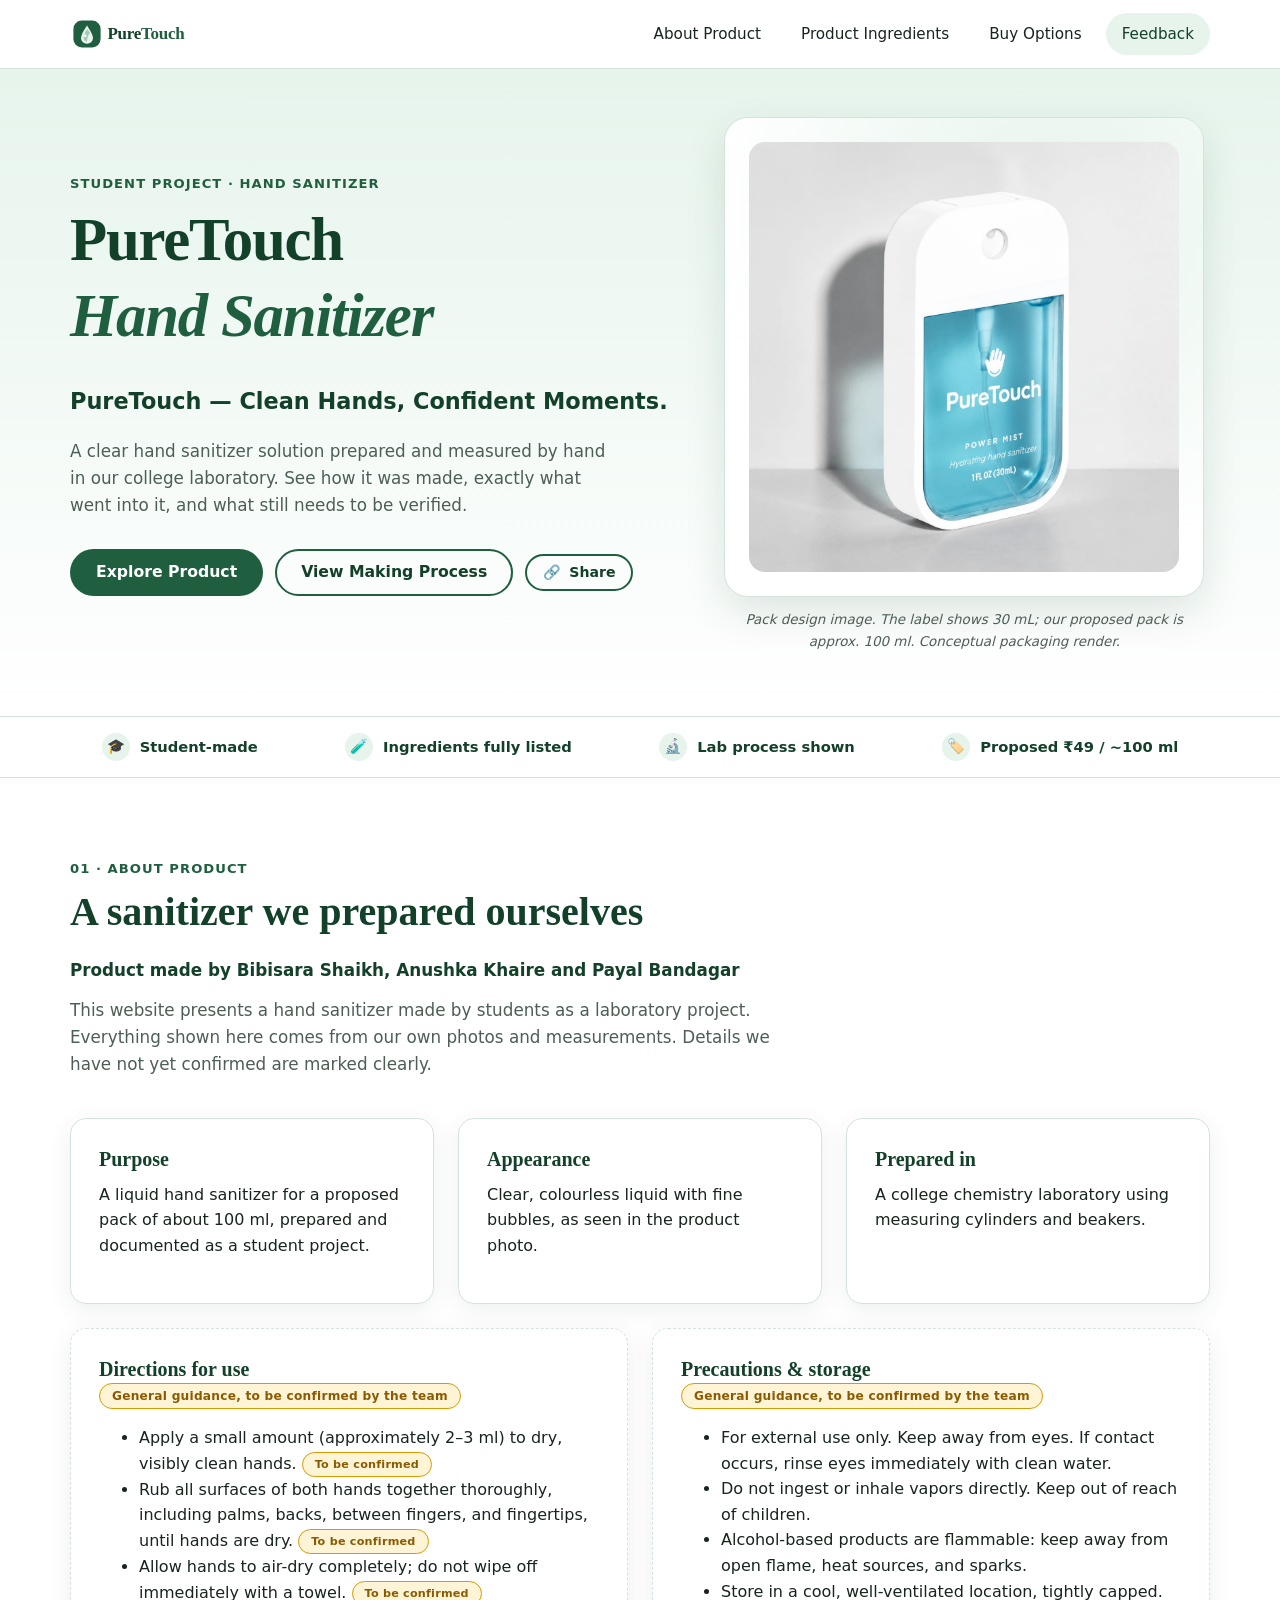
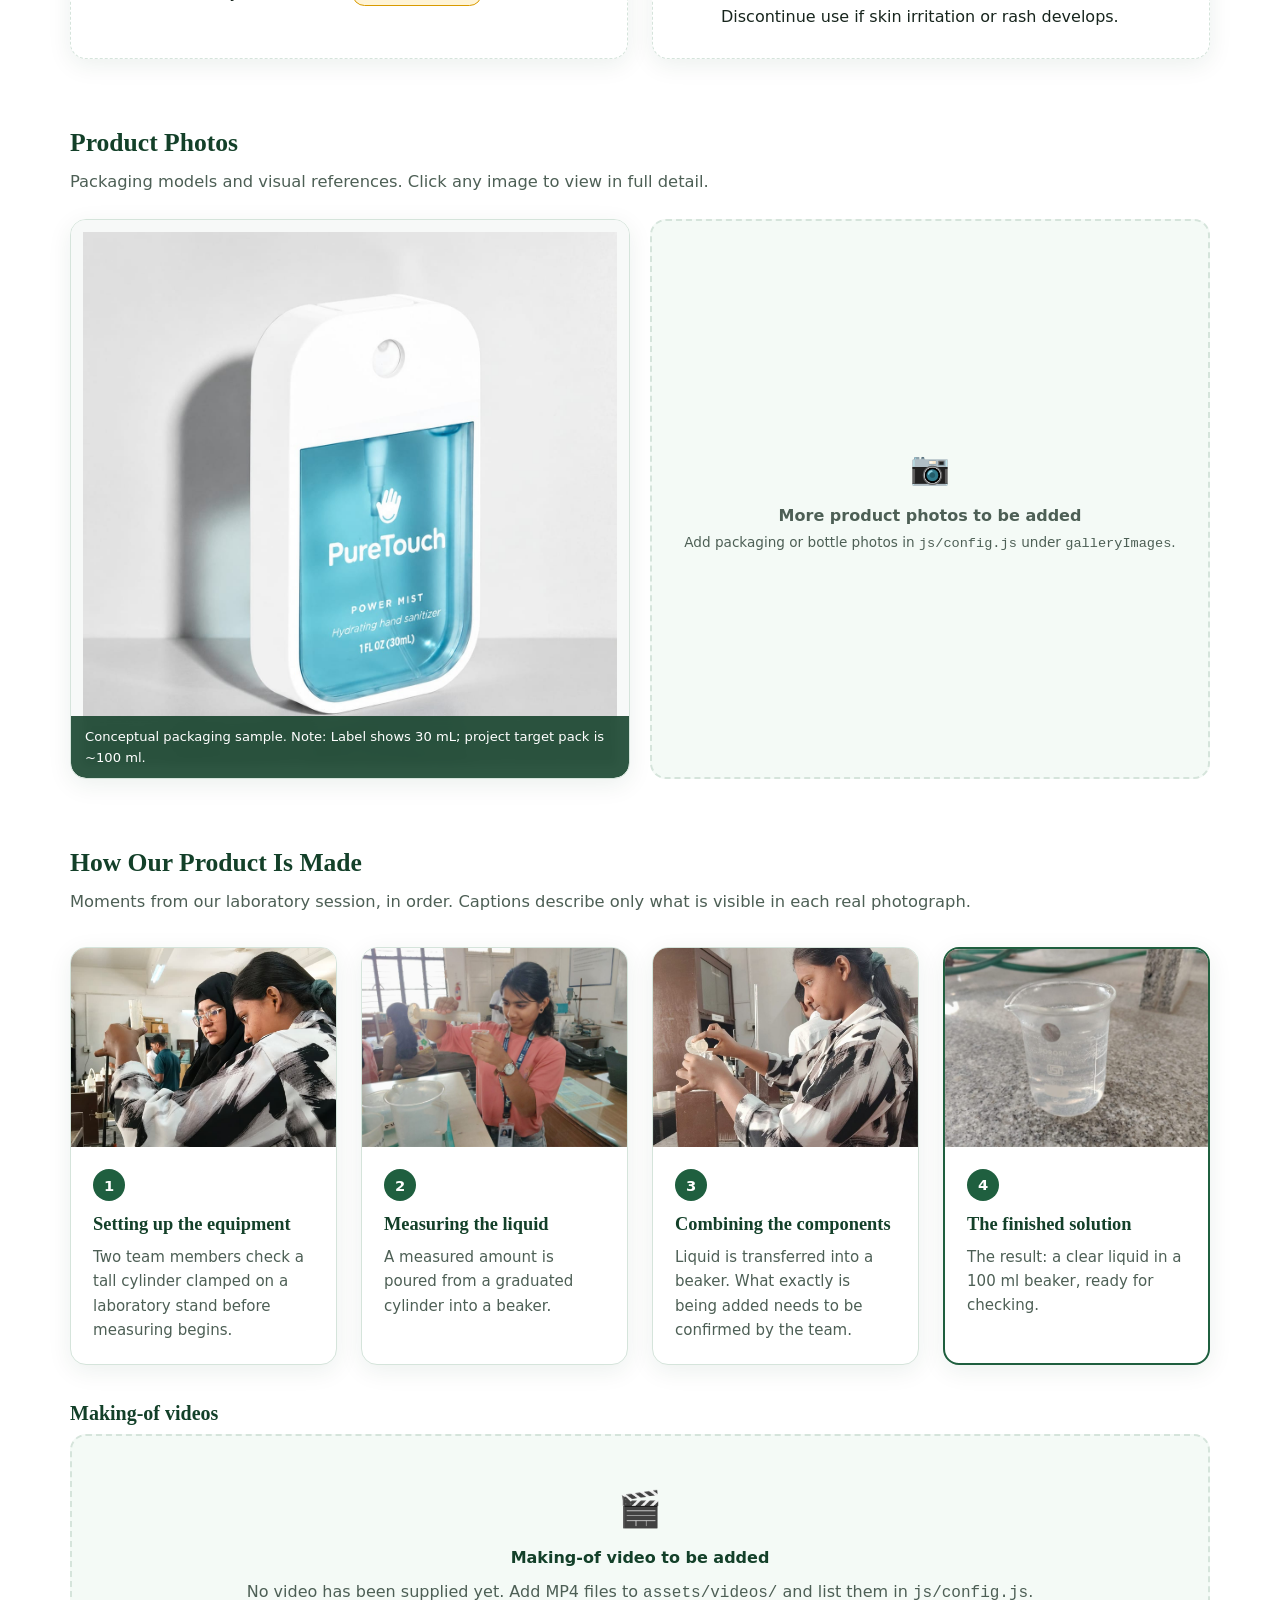
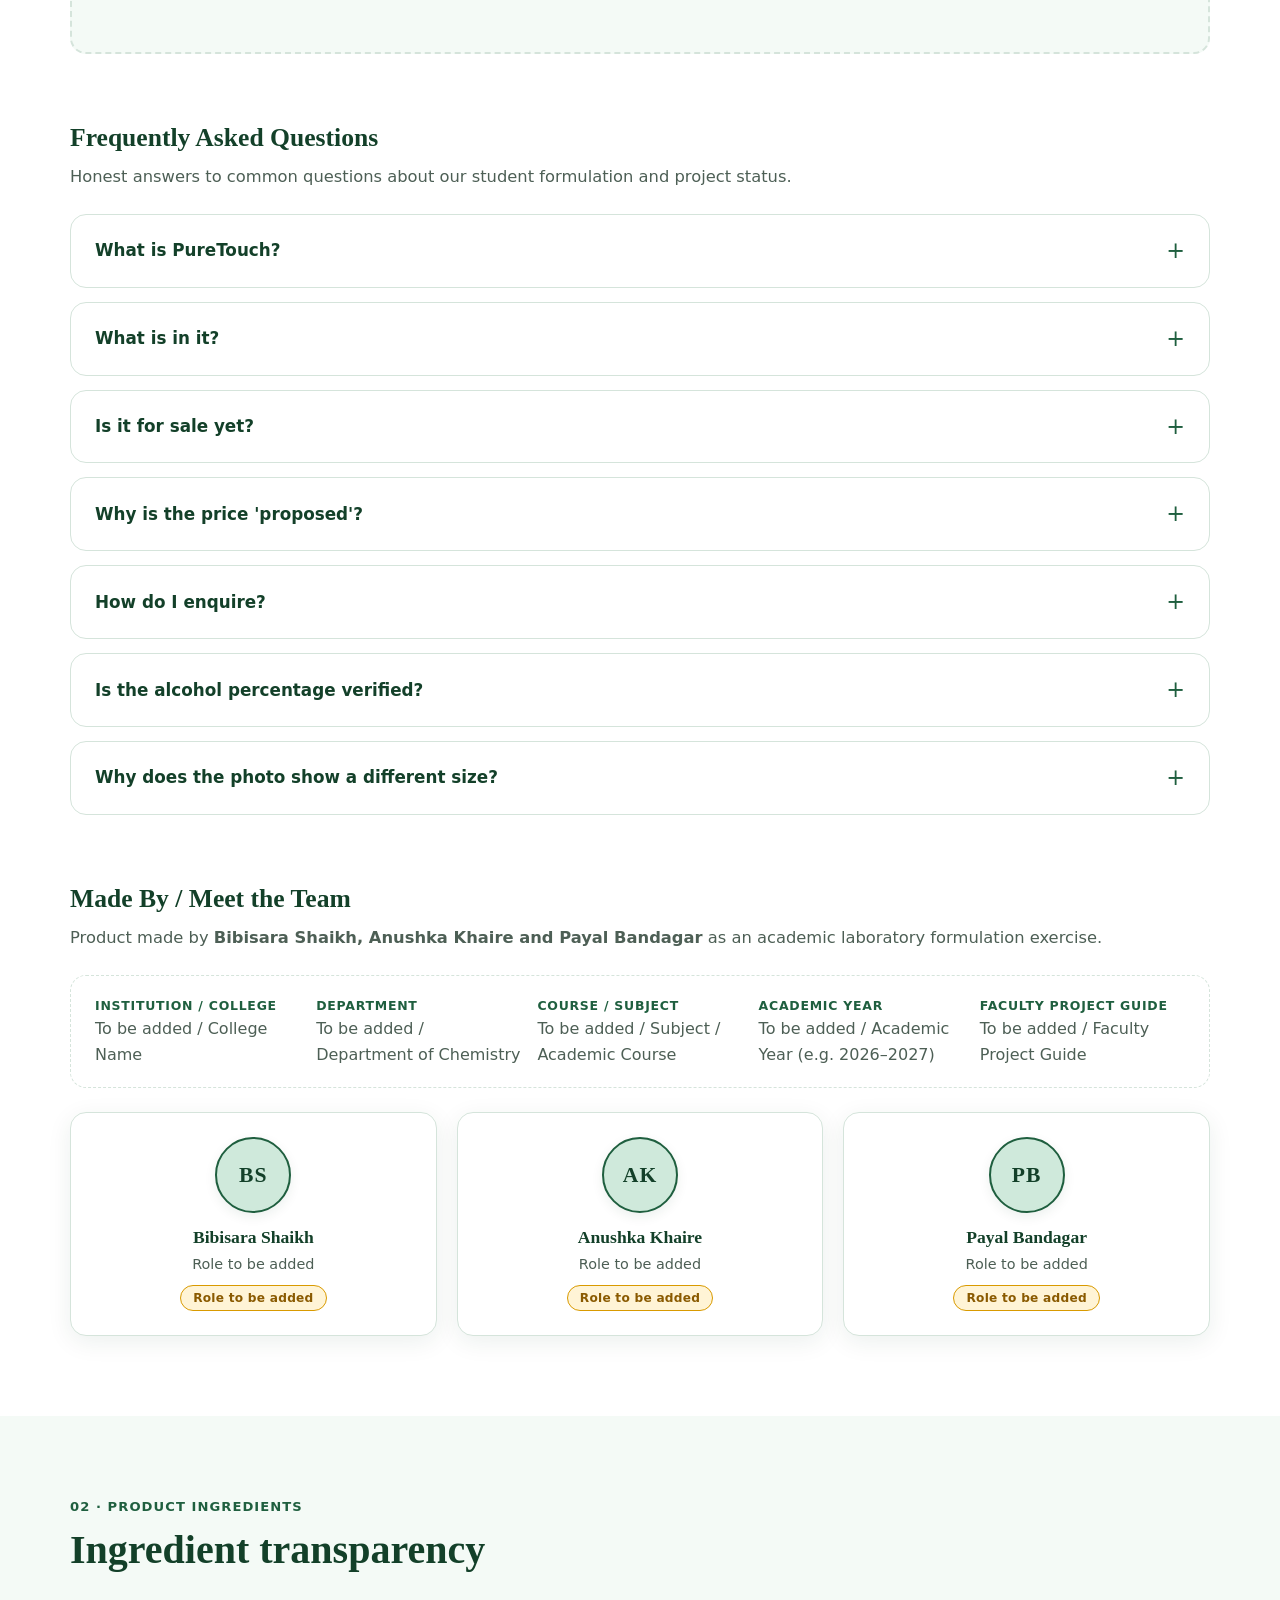
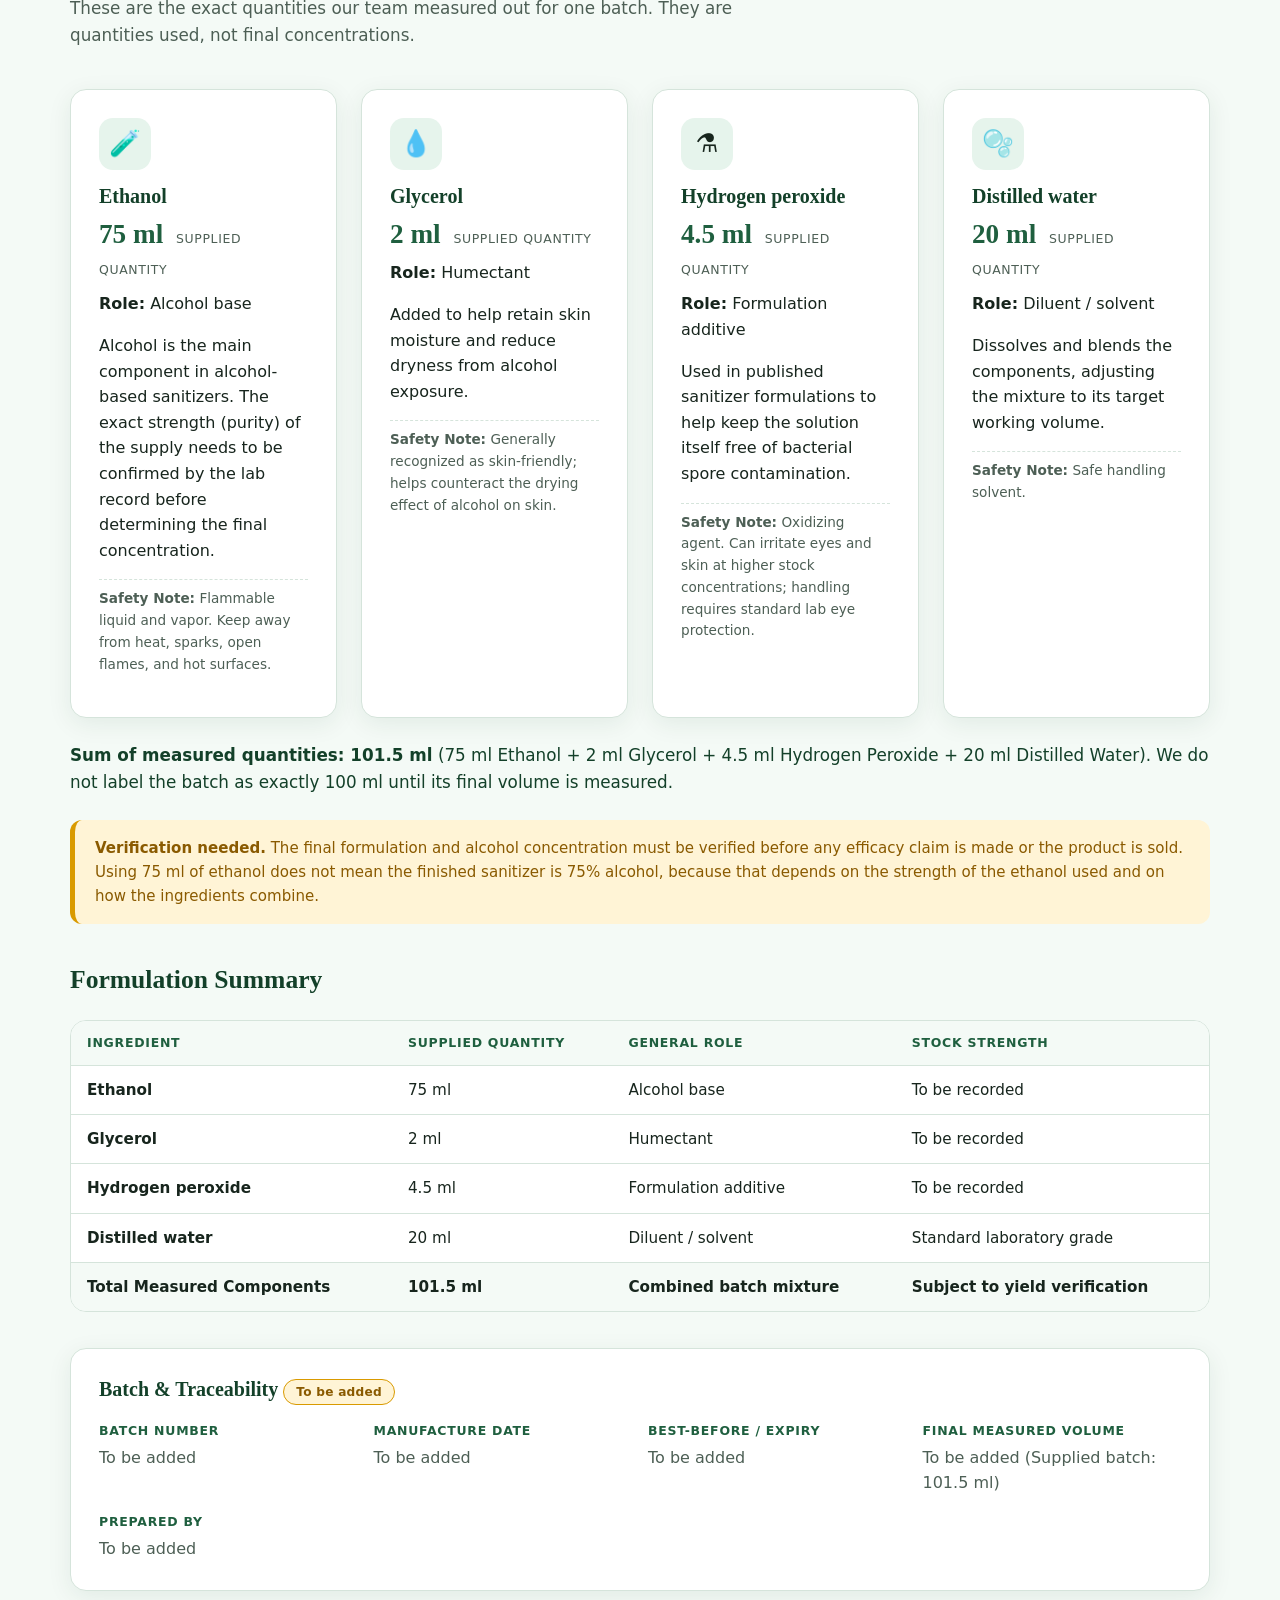
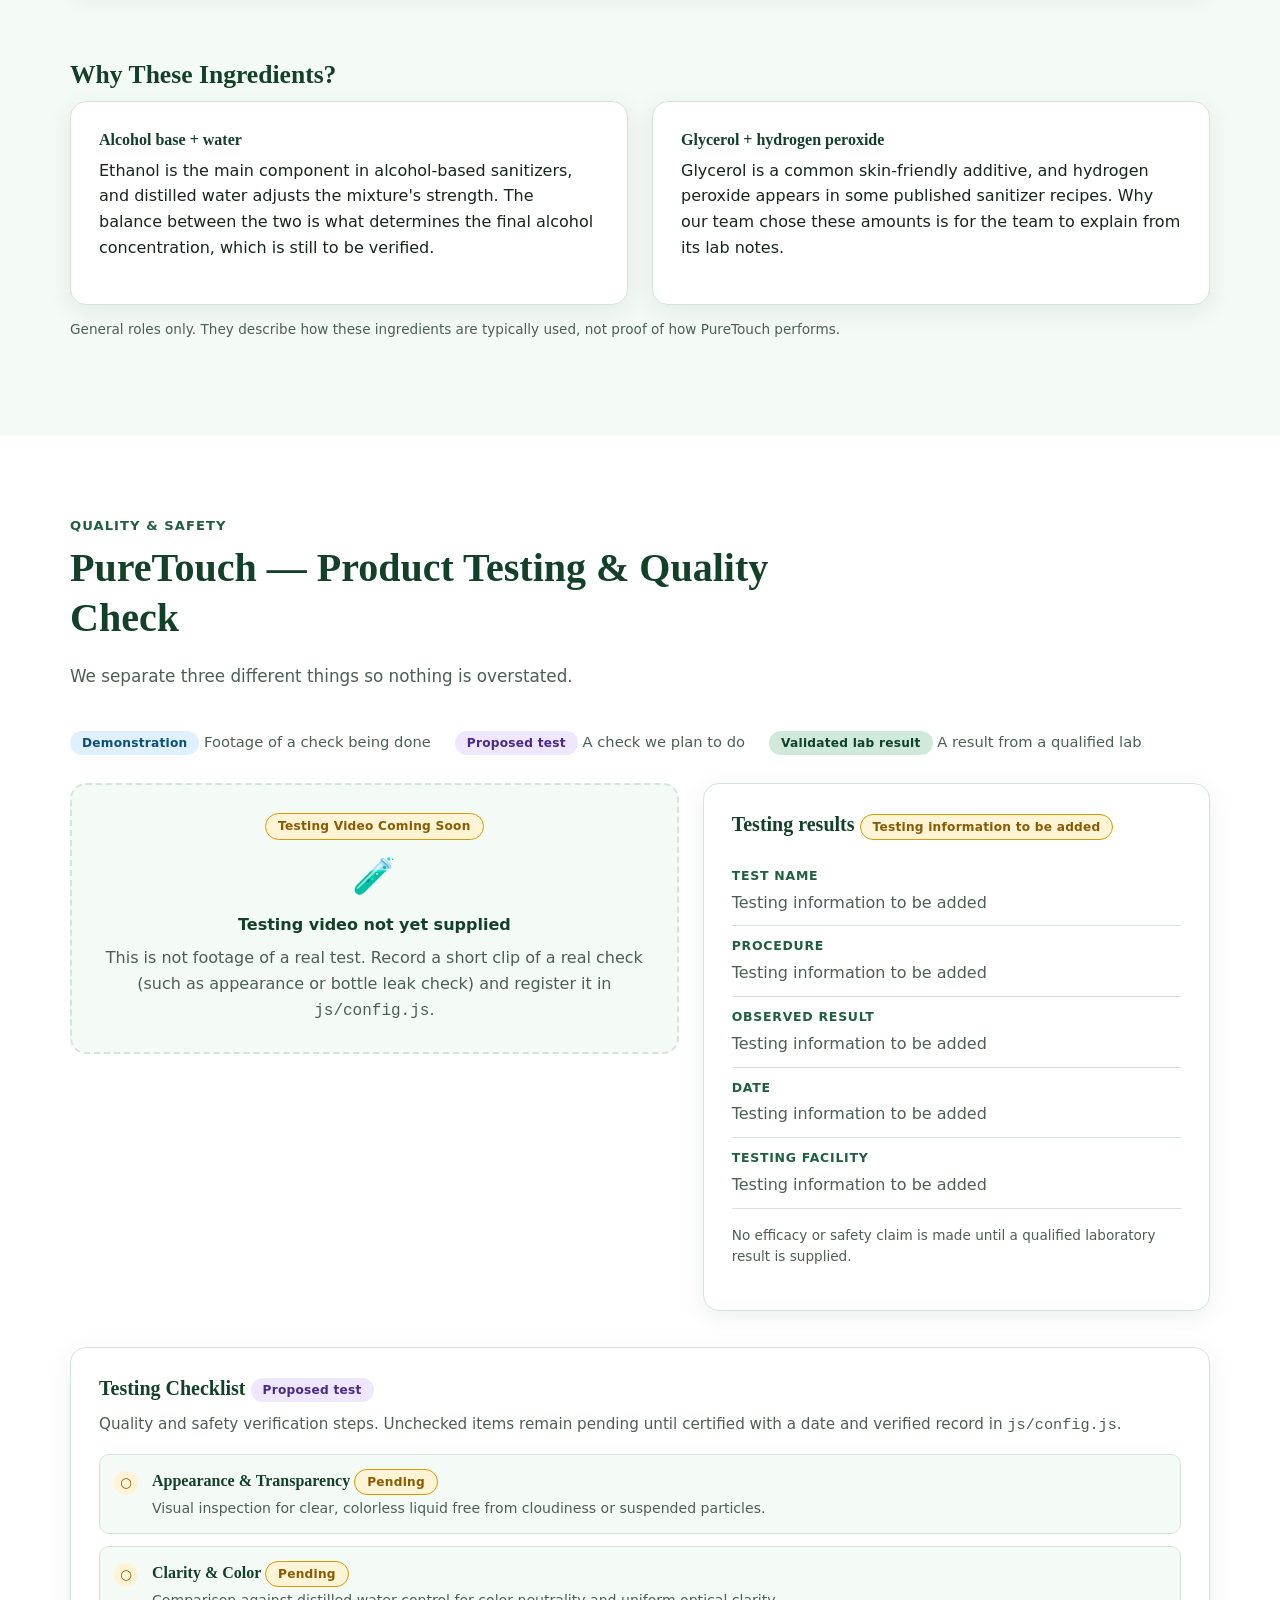
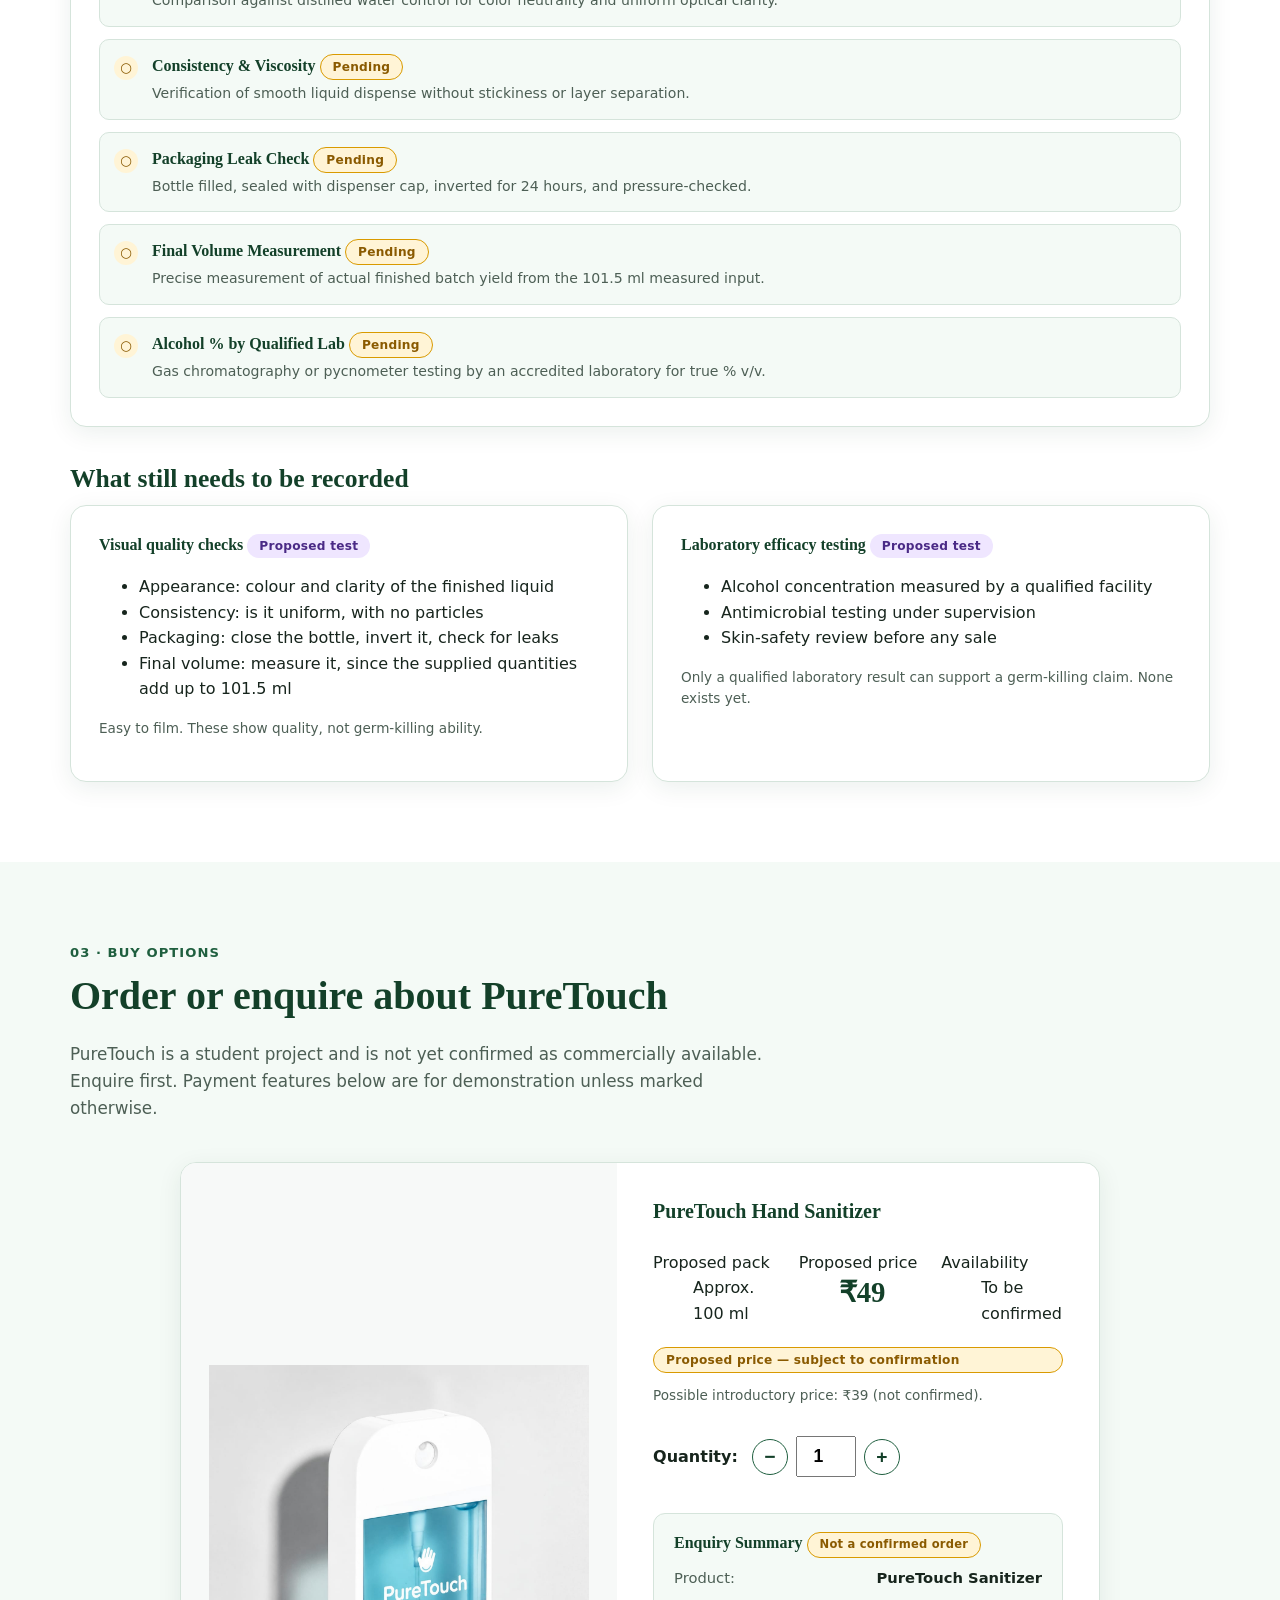
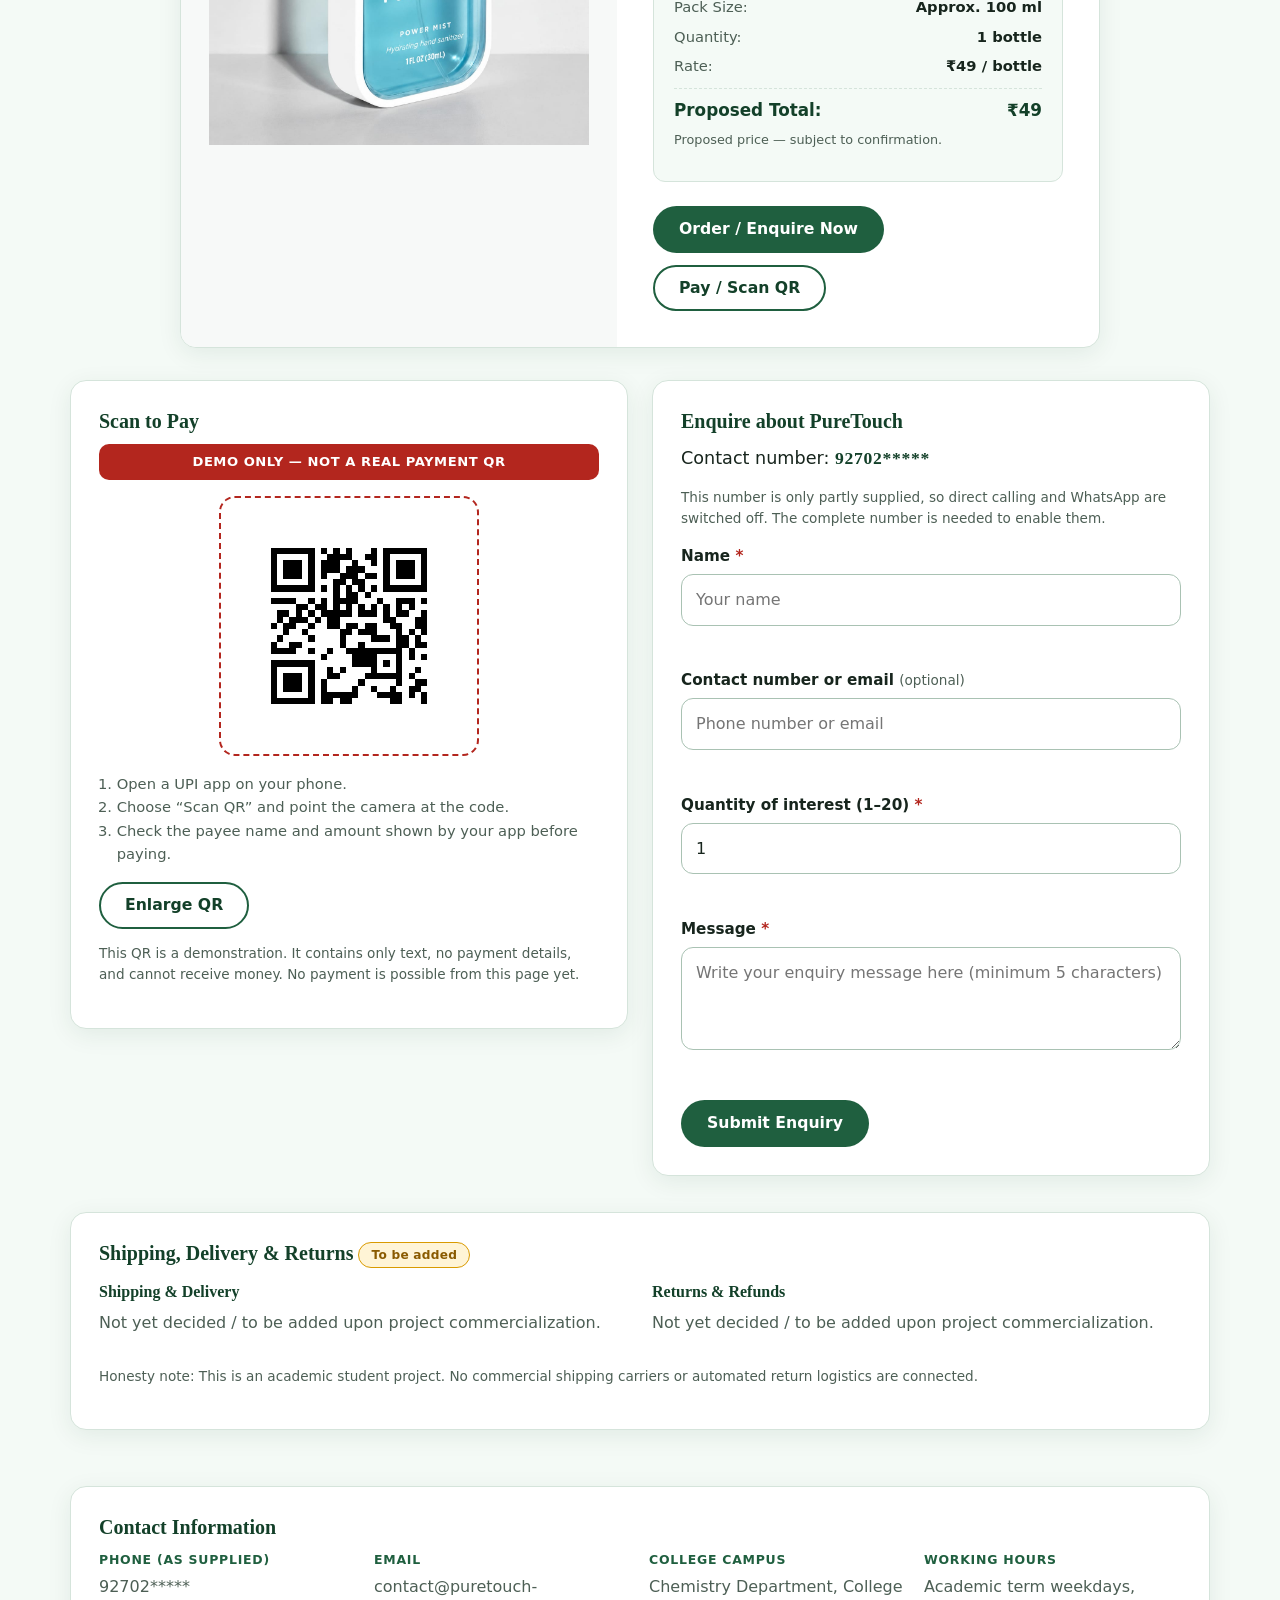
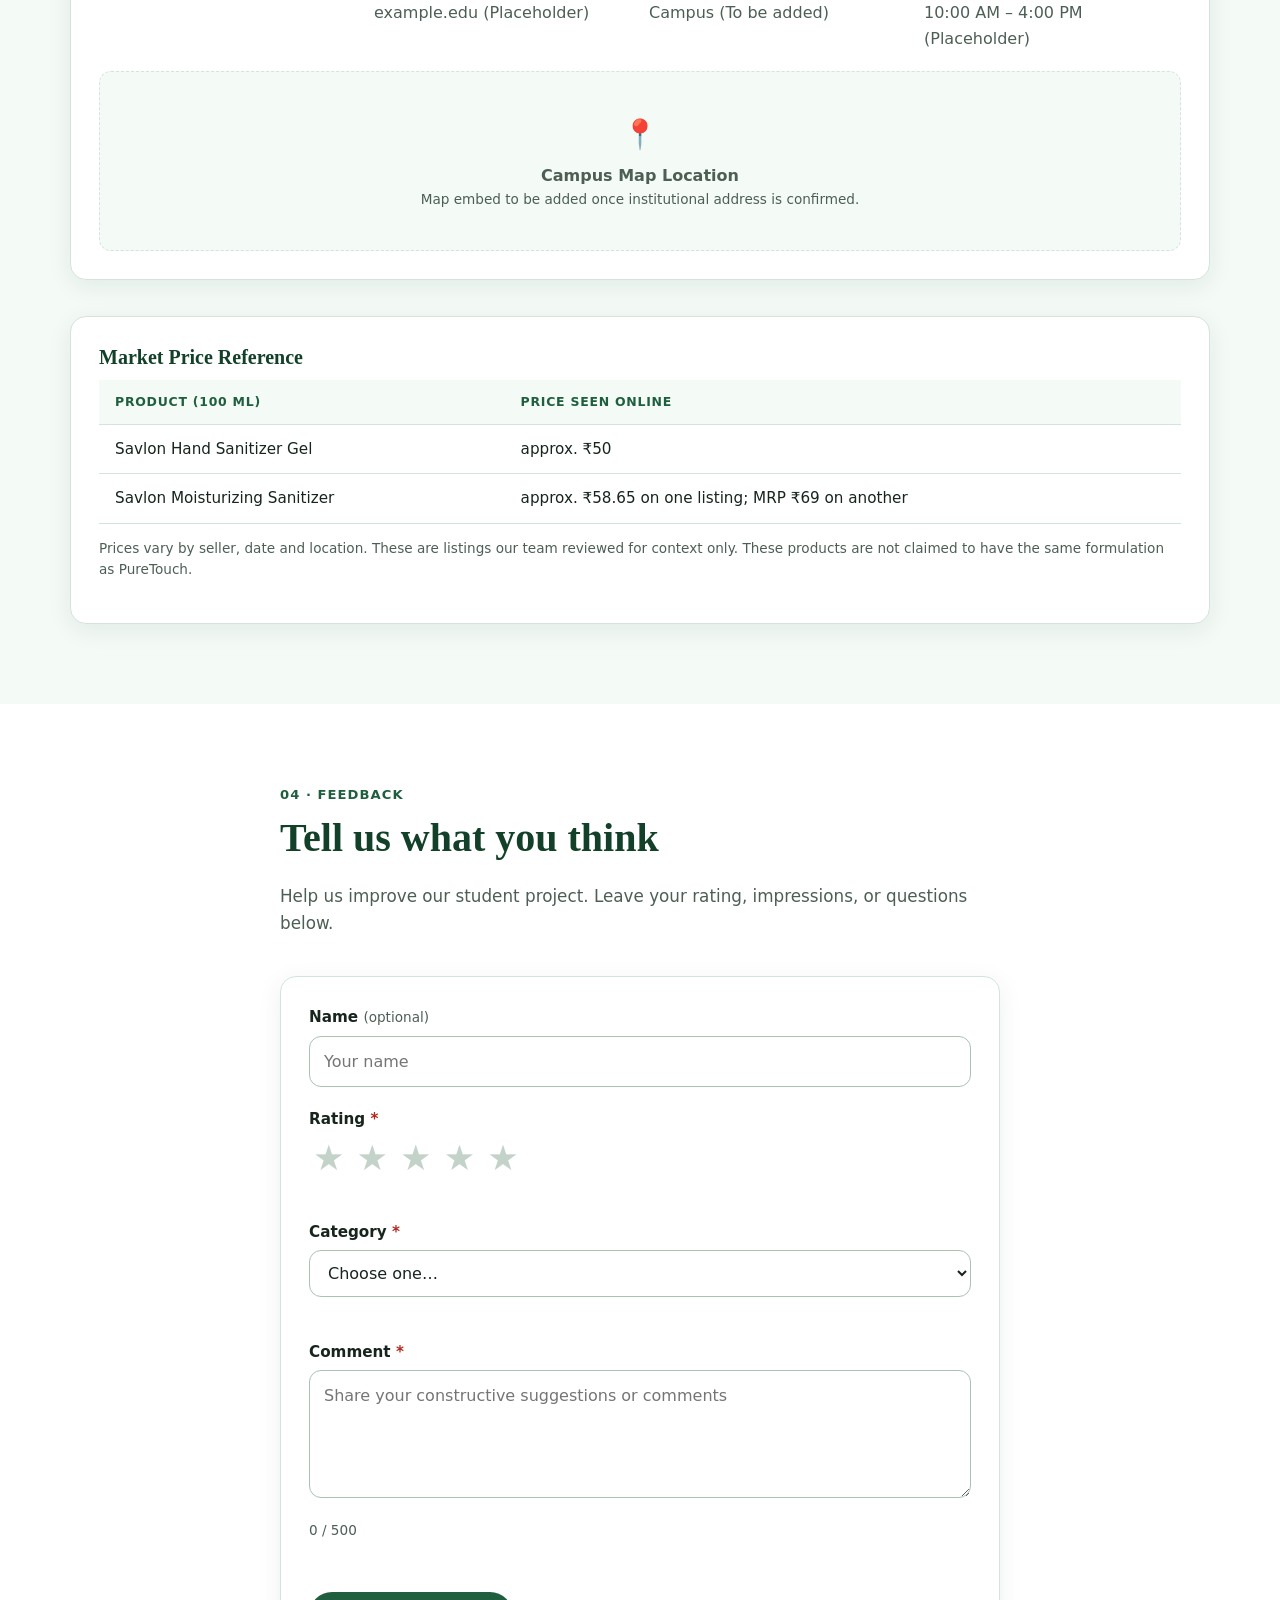
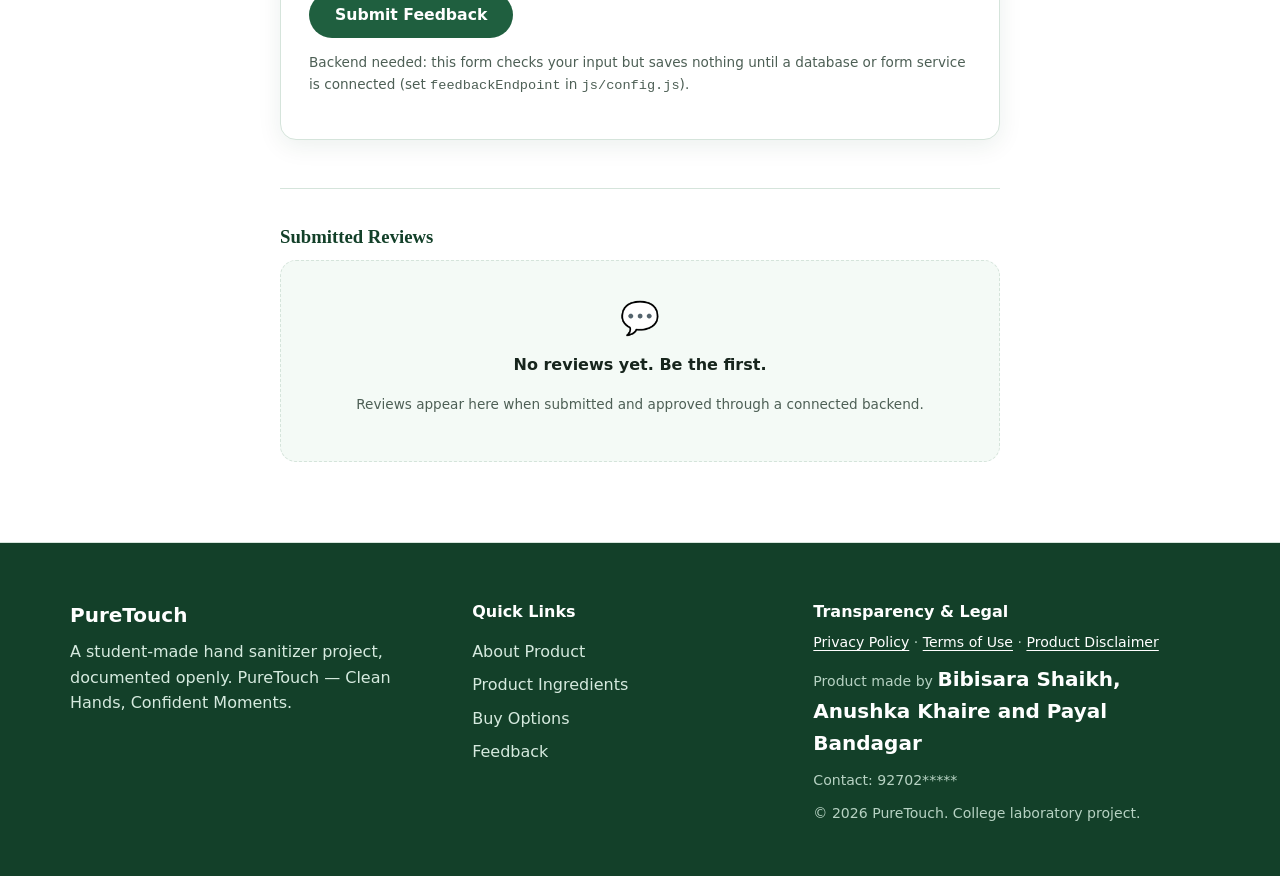
<file: puretouch-website/index.html>
<!DOCTYPE html>
<html lang="en">
<head>
  <meta charset="utf-8">
  <meta name="viewport" content="width=device-width, initial-scale=1">
  <title>PureTouch Hand Sanitizer | Clean Hands, Confident Moments.</title>
  <meta name="description" content="A student-made hand sanitizer project: formulation transparency, laboratory process, purchase enquiries, and open documentation.">
  <link rel="canonical" href="https://puretouch-sanitizer.example.com/">
  
  <!-- Favicons and theme color -->
  <link rel="icon" type="image/svg+xml" href="assets/images/favicon.svg">
  <link rel="icon" type="image/png" sizes="32x32" href="assets/images/favicon-32x32.png">
  <link rel="apple-touch-icon" sizes="180x180" href="assets/images/apple-touch-icon.png">
  <meta name="theme-color" content="#1f5f3f">
  <link rel="manifest" href="manifest.webmanifest">

  <!-- Open Graph / Facebook / WhatsApp -->
  <meta property="og:type" content="product">
  <meta property="og:site_name" content="PureTouch Hand Sanitizer">
  <meta property="og:title" content="PureTouch Hand Sanitizer | Student Project">
  <meta property="og:description" content="A student-made hand sanitizer project: formulation transparency, laboratory process, purchase enquiries, and open documentation.">
  <meta property="og:url" content="https://puretouch-sanitizer.example.com/">
  <meta property="og:image" content="https://puretouch-sanitizer.example.com/assets/images/puretouch-social-share.jpg">
  <meta property="og:image:width" content="1200">
  <meta property="og:image:height" content="630">
  <meta property="og:image:alt" content="PureTouch Hand Sanitizer bottle and student project documentation">

  <!-- Twitter Card -->
  <meta name="twitter:card" content="summary_large_image">
  <meta name="twitter:title" content="PureTouch Hand Sanitizer | Student Project">
  <meta name="twitter:description" content="A student-made hand sanitizer project: formulation transparency, laboratory process, purchase enquiries, and open documentation.">
  <meta name="twitter:image" content="https://puretouch-sanitizer.example.com/assets/images/puretouch-social-share.jpg">

  <!-- Product Structured Data (JSON-LD) - Honesty rule: No fake aggregateRating or reviews -->
  <script type="application/ld+json">
  {
    "@context": "https://schema.org/",
    "@type": "Product",
    "name": "PureTouch Hand Sanitizer",
    "image": [
      "https://puretouch-sanitizer.example.com/assets/images/puretouch-hero.jpg"
    ],
    "description": "A clear liquid hand sanitizer formulation documented as a college laboratory project. Measured formulation: 75 ml ethanol, 2 ml glycerol, 4.5 ml hydrogen peroxide, 20 ml distilled water (101.5 ml total).",
    "brand": {
      "@type": "Brand",
      "name": "PureTouch"
    },
    "category": "Hand Sanitizer",
    "creator": [
      {
        "@type": "Person",
        "name": "Bibisara Shaikh"
      },
      {
        "@type": "Person",
        "name": "Anushka Khaire"
      },
      {
        "@type": "Person",
        "name": "Payal Bandagar"
      }
    ],
    "offers": {
      "@type": "Offer",
      "url": "https://puretouch-sanitizer.example.com/#buy",
      "priceCurrency": "INR",
      "price": "49",
      "priceValidUntil": "2027-12-31",
      "availability": "https://schema.org/PreOrder",
      "itemCondition": "https://schema.org/NewCondition"
    }
  }
  </script>

  <!-- Privacy-friendly analytics placeholder (off by default) -->
  <!-- <script defer data-domain="puretouch-sanitizer.example.com" src="https://plausible.io/js/script.js"></script> -->

  <link rel="stylesheet" href="css/styles.css">
</head>
<body>
  <!-- Scroll Progress Bar -->
  <div id="scrollProgress" aria-hidden="true"></div>

  <!-- Accessible Skip Link -->
  <a class="skip" href="#main">Skip to main content</a>

  <!-- Header & Navigation (Exactly 4 Main Navigation Links) -->
  <header class="nav" id="top">
    <div class="wrap nav__in">
      <a href="#top" class="brand" aria-label="PureTouch Home">
        <img src="assets/images/logo.svg" alt="PureTouch Logo" width="140" height="35" class="brand__logo-img">
        <span class="sr" data-brand>PureTouch</span>
      </a>

      <button class="nav__toggle" aria-expanded="false" aria-controls="menu" aria-label="Open menu">
        <span></span><span></span><span></span>
      </button>

      <!-- Main Navigation Links -->
      <nav id="menu" class="nav__menu" aria-label="Main Navigation">
        <a href="#about">About Product</a>
        <a href="#ingredients">Product Ingredients</a>
        <a href="#buy">Buy Options</a>
        <a href="#feedback">Feedback</a>
      </nav>
    </div>
  </header>

  <main id="main">
    <!-- HERO SECTION -->
    <section class="hero" aria-labelledby="heroTitle">
      <div class="bubbles" aria-hidden="true"><i></i><i></i><i></i><i></i><i></i></div>
      <div class="wrap hero__in">
        <div class="hero__text">
          <p class="eyebrow">Student project · Hand sanitizer</p>
          <h1 id="heroTitle"><span data-brand>PureTouch</span> <em>Hand Sanitizer</em></h1>
          <p class="hero__tag" data-tagline>PureTouch — Clean Hands, Confident Moments.</p>
          <p class="hero__desc">A clear hand sanitizer solution prepared and measured by hand in our college laboratory. See how it was made, exactly what went into it, and what still needs to be verified.</p>
          <div class="btns">
            <a class="btn btn--primary" href="#about">Explore Product</a>
            <a class="btn btn--ghost" href="#making">View Making Process</a>
            <button id="btnShare" class="btn btn--ghost btn--sm" type="button" aria-label="Share this project">
              <span aria-hidden="true">🔗</span> Share
            </button>
          </div>
        </div>

        <figure class="hero__fig">
          <div class="hero__frame">
            <img src="assets/images/puretouch-hero.jpg" alt="PureTouch hand sanitizer: a white spray bottle with a teal window and the PureTouch logo" width="1254" height="1254" fetchpriority="high">
          </div>
          <figcaption id="heroCredit">Pack design image. The label shows 30 mL; our proposed pack is approx. 100 ml.</figcaption>
        </figure>
      </div>
    </section>

    <!-- TRUST STRIP (Verified Facts Only - No Invented Claims) -->
    <aside class="trust-strip" aria-label="Verified Project Facts">
      <div class="wrap trust-strip__in">
        <div class="trust-item"><span class="trust-item__icon" aria-hidden="true">🎓</span> Student-made</div>
        <div class="trust-item"><span class="trust-item__icon" aria-hidden="true">🧪</span> Ingredients fully listed</div>
        <div class="trust-item"><span class="trust-item__icon" aria-hidden="true">🔬</span> Lab process shown</div>
        <div class="trust-item"><span class="trust-item__icon" aria-hidden="true">🏷️</span> Proposed ₹49 / ~100 ml</div>
      </div>
    </aside>

    <!-- 01 · ABOUT PRODUCT -->
    <section id="about" class="sec">
      <div class="wrap">
        <header class="sec__head">
          <p class="eyebrow">01 · About Product</p>
          <h2>A sanitizer we prepared ourselves</h2>
          <p class="team-credit" style="color: var(--green-d); font-weight: 600; font-size: 1.05rem; margin-bottom: 0.8em;">Product made by <strong>Bibisara Shaikh, Anushka Khaire and Payal Bandagar</strong></p>
          <p>This website presents a hand sanitizer made by students as a laboratory project. Everything shown here comes from our own photos and measurements. Details we have not yet confirmed are marked clearly.</p>
        </header>

        <!-- 3 Info Cards -->
        <div class="grid3">
          <article class="card">
            <h3>Purpose</h3>
            <p>A liquid hand sanitizer for a proposed pack of about 100 ml, prepared and documented as a student project.</p>
          </article>
          <article class="card">
            <h3>Appearance</h3>
            <p>Clear, colourless liquid with fine bubbles, as seen in the product photo.</p>
          </article>
          <article class="card">
            <h3>Prepared in</h3>
            <p>A college chemistry laboratory using measuring cylinders and beakers.</p>
          </article>
        </div>

        <!-- Structured Directions & Precautions Block -->
        <div class="grid2 info" style="margin-top: 24px;">
          <article class="card card--note">
            <h3>Directions for use <span class="tag tag--todo">General guidance, to be confirmed by the team</span></h3>
            <ul id="directionsList" class="list" style="margin-bottom: 0;">
              <li>Apply a small amount (approximately 2–3 ml) to dry hands. (To be confirmed)</li>
              <li>Rub hands thoroughly covering palms, backs, and fingers until completely dry. (To be confirmed)</li>
              <li>Allow to air-dry without wiping off. (To be confirmed)</li>
            </ul>
          </article>

          <article class="card card--note">
            <h3>Precautions &amp; storage <span class="tag tag--todo">General guidance, to be confirmed by the team</span></h3>
            <ul id="precautionsList" class="list" style="margin-bottom: 0;">
              <li>For external use only. Keep away from eyes. Do not ingest. Keep out of reach of children.</li>
              <li>Alcohol-based products are flammable: keep away from open flame, heat, and sparks.</li>
              <li>Store in a cool place, tightly closed. Stop use if skin irritation occurs.</li>
            </ul>
          </article>
        </div>

        <!-- Product Photo Gallery with Lightbox -->
        <div class="sub">
          <h3 class="sub__title">Product Photos</h3>
          <p class="sub__lead">Packaging models and visual references. Click any image to view in full detail.</p>
          <div id="productGallery" class="gallery">
            <!-- Dynamically populated from config.galleryImages -->
          </div>
        </div>

        <!-- HOW OUR PRODUCT IS MADE (Timeline) -->
        <div id="making" class="sub">
          <h3 class="sub__title">How Our Product Is Made</h3>
          <p class="sub__lead">Moments from our laboratory session, in order. Captions describe only what is visible in each real photograph.</p>
          <ol class="steps">
            <li class="step">
              <figure>
                <img src="assets/images/step1-titration-setup.jpg" alt="Two students looking at a tall glass cylinder held on a stand in the laboratory" loading="lazy" width="960" height="1280">
              </figure>
              <div>
                <span class="step__n">1</span>
                <h4>Setting up the equipment</h4>
                <p>Two team members check a tall cylinder clamped on a laboratory stand before measuring begins.</p>
              </div>
            </li>
            <li class="step">
              <figure>
                <img src="assets/images/step2-measuring-pouring.jpg" alt="A student pouring liquid from a measuring cylinder into a small beaker" loading="lazy" width="1200" height="900">
              </figure>
              <div>
                <span class="step__n">2</span>
                <h4>Measuring the liquid</h4>
                <p>A measured amount is poured from a graduated cylinder into a beaker.</p>
              </div>
            </li>
            <li class="step">
              <figure>
                <img src="assets/images/step3-mixing.jpg" alt="A student pouring a liquid from one small container into a beaker" loading="lazy" width="960" height="1280">
              </figure>
              <div>
                <span class="step__n">3</span>
                <h4>Combining the components</h4>
                <p>Liquid is transferred into a beaker. What exactly is being added needs to be confirmed by the team.</p>
              </div>
            </li>
            <li class="step step--final">
              <figure>
                <img src="assets/images/final-product-beaker.jpg" alt="Finished clear sanitizer solution in a 100 ml beaker" loading="lazy" width="1200" height="900">
              </figure>
              <div>
                <span class="step__n">4</span>
                <h4>The finished solution</h4>
                <p>The result: a clear liquid in a 100 ml beaker, ready for checking.</p>
              </div>
            </li>
          </ol>

          <h4 class="sub__title" style="font-size: 1.25rem; margin-top: 36px;">Making-of videos</h4>
          <div id="makingVideos" class="vids" aria-live="polite"></div>
        </div>

        <!-- FREQUENTLY ASKED QUESTIONS (Accordion) -->
        <div class="sub">
          <h3 class="sub__title">Frequently Asked Questions</h3>
          <p class="sub__lead">Honest answers to common questions about our student formulation and project status.</p>
          <div id="faqAccordion" class="faq-list">
            <!-- Dynamically populated from config.faq -->
          </div>
        </div>

        <!-- MADE BY / MEET THE TEAM SUBSECTION -->
        <div id="team" class="sub">
          <h3 class="sub__title">Made By / Meet the Team</h3>
          <p class="sub__lead">Product made by <strong>Bibisara Shaikh, Anushka Khaire and Payal Bandagar</strong> as an academic laboratory formulation exercise.</p>

          <dl class="team-meta">
            <div><dt>Institution / College</dt><dd id="teamCollege">To be added / College Name</dd></div>
            <div><dt>Department</dt><dd id="teamDept">To be added / Department of Chemistry</dd></div>
            <div><dt>Course / Subject</dt><dd id="teamCourse">To be added / Subject Name</dd></div>
            <div><dt>Academic Year</dt><dd id="teamYear">To be added / Academic Year</dd></div>
            <div><dt>Faculty Project Guide</dt><dd id="teamGuide">To be added / Project Guide</dd></div>
          </dl>

          <div id="teamGrid" class="team-grid">
            <!-- Dynamically populated from config.team -->
          </div>
        </div>
      </div>
    </section>

    <!-- 02 · PRODUCT INGREDIENTS -->
    <section id="ingredients" class="sec sec--mint">
      <div class="wrap">
        <header class="sec__head">
          <p class="eyebrow">02 · Product Ingredients</p>
          <h2>Ingredient transparency</h2>
          <p>These are the exact quantities our team measured out for one batch. They are quantities used, not final concentrations.</p>
        </header>

        <!-- 4 Ingredient Cards -->
        <div id="ingredientGrid" class="grid4"></div>

        <p class="total">
          <strong>Sum of measured quantities: 101.5 ml</strong> (75 ml Ethanol + 2 ml Glycerol + 4.5 ml Hydrogen Peroxide + 20 ml Distilled Water). We do not label the batch as exactly 100 ml until its final volume is measured.
        </p>

        <div class="notice notice--warn" role="note">
          <strong>Verification needed.</strong> The final formulation and alcohol concentration must be verified before any efficacy claim is made or the product is sold. Using 75 ml of ethanol does not mean the finished sanitizer is 75% alcohol, because that depends on the strength of the ethanol used and on how the ingredients combine.
        </div>

        <!-- Formulation Summary Table -->
        <div class="sub" style="margin-top: 40px;">
          <h3 class="sub__title">Formulation Summary</h3>
          <div class="table-wrap">
            <table class="data-table" aria-label="PureTouch Measured Formulation Summary">
              <thead>
                <tr>
                  <th scope="col">Ingredient</th>
                  <th scope="col">Supplied Quantity</th>
                  <th scope="col">General Role</th>
                  <th scope="col">Stock Strength</th>
                </tr>
              </thead>
              <tbody id="formulationTableBody">
                <!-- Populated dynamically -->
              </tbody>
              <tfoot>
                <tr>
                  <td><strong>Total Measured Components</strong></td>
                  <td><strong>101.5 ml</strong></td>
                  <td>Combined batch mixture</td>
                  <td>Subject to yield verification</td>
                </tr>
              </tfoot>
            </table>
          </div>
        </div>

        <!-- Batch & Traceability Card -->
        <div class="sub" style="margin-top: 36px;">
          <article class="card batch-card">
            <h3 style="margin-bottom: 16px;">Batch &amp; Traceability <span class="tag tag--todo">To be added</span></h3>
            <dl>
              <div><dt>Batch Number</dt><dd id="trBatch">To be added</dd></div>
              <div><dt>Manufacture Date</dt><dd id="trMfd">To be added</dd></div>
              <div><dt>Best-Before / Expiry</dt><dd id="trExp">To be added</dd></div>
              <div><dt>Final Measured Volume</dt><dd id="trVol">To be added (Supplied batch: 101.5 ml)</dd></div>
              <div><dt>Prepared By</dt><dd id="trPrep">To be added</dd></div>
            </dl>
          </article>
        </div>

        <!-- Why These Ingredients? -->
        <div class="sub why">
          <h3 class="sub__title">Why These Ingredients?</h3>
          <div class="grid2">
            <article class="card">
              <h4>Alcohol base + water</h4>
              <p>Ethanol is the main component in alcohol-based sanitizers, and distilled water adjusts the mixture's strength. The balance between the two is what determines the final alcohol concentration, which is still to be verified.</p>
            </article>
            <article class="card">
              <h4>Glycerol + hydrogen peroxide</h4>
              <p>Glycerol is a common skin-friendly additive, and hydrogen peroxide appears in some published sanitizer recipes. Why our team chose these amounts is for the team to explain from its lab notes.</p>
            </article>
          </div>
          <p class="fine">General roles only. They describe how these ingredients are typically used, not proof of how PureTouch performs.</p>
        </div>
      </div>
    </section>

    <!-- PRODUCT TESTING & QUALITY CHECK -->
    <section id="testing" class="sec">
      <div class="wrap">
        <header class="sec__head">
          <p class="eyebrow">Quality &amp; Safety</p>
          <h2><span data-brand>PureTouch</span> — Product Testing &amp; Quality Check</h2>
          <p>We separate three different things so nothing is overstated.</p>
        </header>

        <ul class="legend" aria-label="Evidence types">
          <li><span class="tag tag--demo">Demonstration</span> Footage of a check being done</li>
          <li><span class="tag tag--prop">Proposed test</span> A check we plan to do</li>
          <li><span class="tag tag--lab">Validated lab result</span> A result from a qualified lab</li>
        </ul>

        <div class="test">
          <div id="testingVideo" class="test__video"></div>
          <article class="card test__card">
            <h3>Testing results <span class="tag tag--todo">Testing information to be added</span></h3>
            <dl>
              <div><dt>Test name</dt><dd>Testing information to be added</dd></div>
              <div><dt>Procedure</dt><dd>Testing information to be added</dd></div>
              <div><dt>Observed result</dt><dd>Testing information to be added</dd></div>
              <div><dt>Date</dt><dd>Testing information to be added</dd></div>
              <div><dt>Testing facility</dt><dd>Testing information to be added</dd></div>
            </dl>
            <p class="fine">No efficacy or safety claim is made until a qualified laboratory result is supplied.</p>
          </article>
        </div>

        <!-- Testing Checklist Card (Config Driven) -->
        <div class="sub" style="margin-top: 36px;">
          <article class="card">
            <h3>Testing Checklist <span class="tag tag--prop">Proposed test</span></h3>
            <p style="color: var(--muted); font-size: 0.95rem;">
              Quality and safety verification steps. Unchecked items remain pending until certified with a date and verified record in <code>js/config.js</code>.
            </p>
            <ul id="testingChecklist" class="checklist">
              <!-- Dynamically populated from config.testingChecklist -->
            </ul>
          </article>
        </div>

        <h3 class="sub__title">What still needs to be recorded</h3>
        <div class="grid2 split">
          <article class="card">
            <h4>Visual quality checks <span class="tag tag--prop">Proposed test</span></h4>
            <ul class="list">
              <li>Appearance: colour and clarity of the finished liquid</li>
              <li>Consistency: is it uniform, with no particles</li>
              <li>Packaging: close the bottle, invert it, check for leaks</li>
              <li>Final volume: measure it, since the supplied quantities add up to 101.5 ml</li>
            </ul>
            <p class="fine">Easy to film. These show quality, not germ-killing ability.</p>
          </article>
          <article class="card">
            <h4>Laboratory efficacy testing <span class="tag tag--prop">Proposed test</span></h4>
            <ul class="list">
              <li>Alcohol concentration measured by a qualified facility</li>
              <li>Antimicrobial testing under supervision</li>
              <li>Skin-safety review before any sale</li>
            </ul>
            <p class="fine">Only a qualified laboratory result can support a germ-killing claim. None exists yet.</p>
          </article>
        </div>
      </div>
    </section>

    <!-- 03 · BUY OPTIONS -->
    <section id="buy" class="sec sec--mint">
      <div class="wrap">
        <header class="sec__head">
          <p class="eyebrow">03 · Buy Options</p>
          <h2>Order or enquire about PureTouch</h2>
          <p>PureTouch is a student project and is not yet confirmed as commercially available. Enquire first. Payment features below are for demonstration unless marked otherwise.</p>
        </header>

        <!-- Product Purchase Card with Quantity Selector & Live Total -->
        <article class="buy card">
          <div class="buy__img">
            <img src="assets/images/puretouch-hero.jpg" alt="PureTouch hand sanitizer bottle packaging" loading="lazy" width="1254" height="1254">
          </div>
          <div class="buy__body">
            <h3><span data-brand>PureTouch</span> Hand Sanitizer</h3>
            <dl class="buy__meta">
              <div><dt>Proposed pack</dt><dd id="buySize">Approx. 100 ml</dd></div>
              <div><dt>Proposed price</dt><dd class="price" id="buyPrice">₹49</dd></div>
              <div><dt>Availability</dt><dd>To be confirmed</dd></div>
            </dl>
            <p class="tag tag--todo tag--block">Proposed price — subject to confirmation</p>
            <p class="fine" id="introNote" style="margin-top: 4px;"></p>

            <!-- Quantity Selector -->
            <div class="qty-ctrl">
              <label for="buyQtyInput">Quantity:</label>
              <button id="qtyDecBtn" class="qty-btn" type="button" aria-label="Decrease quantity">−</button>
              <input id="buyQtyInput" class="qty-input" type="number" min="1" max="20" step="1" value="1" aria-label="Quantity of bottles">
              <button id="qtyIncBtn" class="qty-btn" type="button" aria-label="Increase quantity">+</button>
            </div>

            <!-- Order Summary Box -->
            <div class="order-summary" aria-label="Enquiry Order Summary">
              <h4>Enquiry Summary <span class="tag tag--todo" style="font-size: 0.72rem;">Not a confirmed order</span></h4>
              <dl>
                <dt>Product:</dt><dd><span data-brand>PureTouch</span> Sanitizer</dd>
                <dt>Pack Size:</dt><dd id="summaryPack">Approx. 100 ml</dd>
                <dt>Quantity:</dt><dd id="summaryQty">1 bottle</dd>
                <dt>Rate:</dt><dd id="summaryRate">₹49 / bottle</dd>
              </dl>
              <div class="order-summary__total">
                <span>Proposed Total:</span>
                <span id="summaryTotal">₹49</span>
              </div>
              <p class="fine" style="margin-top: 6px; font-size: 0.8rem;">Proposed price — subject to confirmation.</p>
            </div>

            <div class="btns">
              <a id="buyBtn" class="btn btn--primary" href="#enquiry">Order / Enquire Now</a>
              <a id="payBtn" class="btn btn--ghost" href="#payment">Pay / Scan QR</a>
            </div>
          </div>
        </article>

        <!-- Payment & Enquiry Grid -->
        <div class="grid2 pay-enq">
          <!-- PAYMENT CARD -->
          <section id="payment" class="card pay" aria-labelledby="payTitle">
            <h3 id="payTitle">Scan to Pay</h3>
            <p class="demo-badge" id="qrBadge">DEMO ONLY — NOT A REAL PAYMENT QR</p>
            <div class="qr">
              <img id="qrImg" src="assets/images/demo-qr.png" alt="Demo QR code. It only contains the text: demo only, not a real payment QR" width="703" height="703">
            </div>
            <ol class="how">
              <li>Open a UPI app on your phone.</li>
              <li>Choose “Scan QR” and point the camera at the code.</li>
              <li>Check the payee name and amount shown by your app before paying.</li>
            </ol>
            <div class="btns">
              <button id="qrEnlarge" class="btn btn--ghost" type="button">Enlarge QR</button>
              <button id="copyUpiBtn" class="btn btn--ghost" type="button" hidden>Copy UPI ID</button>
              <a id="upiBtn" class="btn btn--primary" href="#" hidden>Open in UPI app</a>
            </div>
            <p class="fine" id="payNote" style="margin-top: 14px;"></p>
          </section>

          <!-- ENQUIRY CARD -->
          <section id="enquiry" class="card enq" aria-labelledby="enqTitle">
            <h3 id="enqTitle">Enquire about PureTouch</h3>
            <p class="contact">Contact number: <strong id="phoneShown">92702*****</strong></p>
            <p class="fine" id="phoneNote"></p>
            <div class="btns" id="contactBtns"></div>

            <form id="enqForm" class="form" novalidate>
              <div class="field">
                <label for="enqName">Name <span class="req">*</span></label>
                <input id="enqName" type="text" autocomplete="name" maxlength="60" aria-describedby="enqNameErr" placeholder="Your name">
                <p class="err" id="enqNameErr" role="alert"></p>
              </div>
              <div class="field">
                <label for="enqContact">Contact number or email <span class="opt">(optional)</span></label>
                <input id="enqContact" type="text" inputmode="tel" autocomplete="tel" maxlength="40" aria-describedby="enqContactErr" placeholder="Phone number or email">
                <p class="err" id="enqContactErr" role="alert"></p>
              </div>
              <div class="field">
                <label for="enqQty">Quantity of interest (1–20) <span class="req">*</span></label>
                <input id="enqQty" type="number" min="1" max="20" step="1" inputmode="numeric" value="1" aria-describedby="enqQtyErr">
                <p class="err" id="enqQtyErr" role="alert"></p>
              </div>
              <div class="field">
                <label for="enqMsg">Message <span class="req">*</span></label>
                <textarea id="enqMsg" rows="3" maxlength="400" aria-describedby="enqMsgErr" placeholder="Write your enquiry message here (minimum 5 characters)"></textarea>
                <p class="err" id="enqMsgErr" role="alert"></p>
              </div>
              <button class="btn btn--primary" type="submit">Submit Enquiry</button>
              <p id="enqOk" class="notice" role="status" hidden></p>
            </form>
          </section>
        </div>

        <!-- SHIPPING, DELIVERY & RETURNS POLICY (Honest Placeholder) -->
        <div class="sub" style="margin-top: 36px;">
          <article class="card">
            <h3>Shipping, Delivery &amp; Returns <span class="tag tag--todo">To be added</span></h3>
            <div class="grid2" style="margin-top: 14px;">
              <div>
                <h4>Shipping &amp; Delivery</h4>
                <p id="policyShipping" style="color: var(--muted);">Not yet decided / to be added upon project commercialization.</p>
              </div>
              <div>
                <h4>Returns &amp; Refunds</h4>
                <p id="policyReturns" style="color: var(--muted);">Not yet decided / to be added upon project commercialization.</p>
              </div>
            </div>
            <p class="fine">Honesty note: This is an academic student project. No commercial shipping carriers or automated return logistics are connected.</p>
          </article>
        </div>

        <!-- CONTACT SECTION -->
        <div id="contact" class="sub contact-sec">
          <article class="card contact-card">
            <h3>Contact Information</h3>
            <dl>
              <div><dt>Phone (As supplied)</dt><dd id="contactPhone">92702*****</dd></div>
              <div><dt>Email</dt><dd id="contactEmail">contact@puretouch-example.edu (Placeholder)</dd></div>
              <div><dt>College Campus</dt><dd id="contactAddress">Department of Chemistry, College Campus (To be added)</dd></div>
              <div><dt>Working Hours</dt><dd id="contactHours">Academic term weekdays, 10:00 AM – 4:00 PM (Placeholder)</dd></div>
            </dl>
            <div class="map-ph" id="contactMap">
              <div>
                <span style="font-size: 1.8rem;" aria-hidden="true">📍</span>
                <p style="margin: 6px 0 0; font-weight: 600;">Campus Map Location</p>
                <p style="margin: 0; font-size: 0.85rem;">Map embed to be added once institutional address is confirmed.</p>
              </div>
            </div>
          </article>
        </div>

        <!-- MARKET PRICE REFERENCE -->
        <div class="market card" aria-labelledby="mpTitle" style="margin-top: 36px;">
          <h3 id="mpTitle">Market Price Reference</h3>
          <table class="data-table">
            <thead>
              <tr>
                <th scope="col">Product (100 ml)</th>
                <th scope="col">Price seen online</th>
              </tr>
            </thead>
            <tbody>
              <tr><td>Savlon Hand Sanitizer Gel</td><td>approx. ₹50</td></tr>
              <tr><td>Savlon Moisturizing Sanitizer</td><td>approx. ₹58.65 on one listing; MRP ₹69 on another</td></tr>
            </tbody>
          </table>
          <p class="fine">Prices vary by seller, date and location. These are listings our team reviewed for context only. These products are not claimed to have the same formulation as PureTouch.</p>
        </div>
      </div>
    </section>

    <!-- ENLARGED QR DIALOG -->
    <dialog id="qrDialog" class="qrdlg" aria-label="Enlarged QR code">
      <p class="demo-badge" id="qrBadge2">DEMO ONLY — NOT A REAL PAYMENT QR</p>
      <img id="qrBig" src="assets/images/demo-qr.png" alt="Enlarged QR code" width="703" height="703">
      <button id="qrClose" class="btn btn--primary" type="button">Close</button>
    </dialog>

    <!-- LIGHTBOX DIALOG -->
    <dialog id="lightboxDlg" class="lightbox" aria-label="Image Preview Lightbox">
      <div class="lightbox__body">
        <button id="lightboxClose" class="lightbox__close" type="button" aria-label="Close preview">✕</button>
        <img id="lightboxImg" class="lightbox__img" src="assets/images/puretouch-hero.jpg" alt="Enlarged preview">
        <p id="lightboxCap" class="lightbox__caption"></p>
      </div>
    </dialog>

    <!-- 04 · FEEDBACK SECTION -->
    <section id="feedback" class="sec">
      <div class="wrap wrap--narrow">
        <header class="sec__head">
          <p class="eyebrow">04 · Feedback</p>
          <h2>Tell us what you think</h2>
          <p>Help us improve our student project. Leave your rating, impressions, or questions below.</p>
        </header>

        <form id="fbForm" class="card form" novalidate>
          <!-- Honeypot spam trap -->
          <input type="text" name="website_url" class="sr-field" tabindex="-1" autocomplete="off" aria-hidden="true">

          <div class="field">
            <label for="fbName">Name <span class="opt">(optional)</span></label>
            <input id="fbName" name="name" type="text" autocomplete="name" maxlength="60" placeholder="Your name">
          </div>

          <fieldset class="field" aria-describedby="ratingErr">
            <legend>Rating <span class="req">*</span></legend>
            <div class="stars" role="radiogroup" aria-label="Rating from 1 to 5">
              <input type="radio" name="rating" id="r5" value="5"><label for="r5" title="5 stars"><span class="sr">5 stars</span>★</label>
              <input type="radio" name="rating" id="r4" value="4"><label for="r4" title="4 stars"><span class="sr">4 stars</span>★</label>
              <input type="radio" name="rating" id="r3" value="3"><label for="r3" title="3 stars"><span class="sr">3 stars</span>★</label>
              <input type="radio" name="rating" id="r2" value="2"><label for="r2" title="2 stars"><span class="sr">2 stars</span>★</label>
              <input type="radio" name="rating" id="r1" value="1"><label for="r1" title="1 star"><span class="sr">1 star</span>★</label>
            </div>
            <p class="err" id="ratingErr" role="alert"></p>
          </fieldset>

          <div class="field">
            <label for="fbCat">Category <span class="req">*</span></label>
            <select id="fbCat" name="category" aria-describedby="catErr">
              <option value="">Choose one…</option>
              <option>Product experience</option>
              <option>Fragrance &amp; Feel</option>
              <option>Packaging &amp; Label</option>
              <option>Website &amp; Transparency</option>
              <option>Other</option>
            </select>
            <p class="err" id="catErr" role="alert"></p>
          </div>

          <div class="field">
            <label for="fbMsg">Comment <span class="req">*</span></label>
            <textarea id="fbMsg" name="comment" rows="4" maxlength="500" aria-describedby="msgErr msgCount" placeholder="Share your constructive suggestions or comments"></textarea>
            <p class="fine" id="msgCount">0 / 500</p>
            <p class="err" id="msgErr" role="alert"></p>
          </div>

          <button class="btn btn--primary" type="submit">Submit Feedback</button>
          <p id="fbOk" class="notice notice--ok" role="status" hidden></p>
          <p class="fine">Backend needed: this form checks your input but saves nothing until a database or form service is connected (set <code>feedbackEndpoint</code> in <code>js/config.js</code>).</p>
        </form>

        <!-- REVIEWS AREA (Honest State) -->
        <div class="reviews-block" aria-label="Customer & Student Reviews">
          <h3 style="margin-bottom: 12px;">Submitted Reviews</h3>
          <div id="reviewsContainer">
            <div class="reviews-empty">
              <div class="reviews-empty__icon" aria-hidden="true">💬</div>
              <p><strong>No reviews yet. Be the first.</strong></p>
              <p class="fine" style="margin-top: 4px;">Reviews appear here when submitted and approved through a connected backend.</p>
            </div>
          </div>
        </div>
      </div>
    </section>
  </main>

  <!-- MOBILE STICKY BOTTOM BAR -->
  <aside id="bottomBar" class="bottom-bar" aria-label="Quick Actions">
    <div class="bottom-bar__in">
      <a href="#enquiry" class="btn btn--primary">Enquire Now</a>
      <a href="#payment" class="btn btn--ghost">Pay / Scan QR</a>
    </div>
  </aside>

  <!-- BACK TO TOP BUTTON -->
  <button id="backToTop" class="back-to-top" type="button" aria-label="Scroll back to top">↑</button>

  <!-- TOAST CONTAINER -->
  <div id="toastContainer" class="toast-container" aria-live="polite" aria-atomic="true"></div>

  <!-- FOOTER -->
  <footer class="foot">
    <div class="wrap foot__in">
      <div>
        <a href="#top" style="text-decoration: none;">
          <strong data-brand>PureTouch</strong>
        </a>
        <p style="margin-top: 8px;">A student-made hand sanitizer project, documented openly. PureTouch — Clean Hands, Confident Moments.</p>
      </div>

      <!-- Exactly 4 quick nav links -->
      <nav aria-label="Footer Quick Links">
        <strong style="color: #fff; font-size: 1rem; margin-bottom: 6px;">Quick Links</strong>
        <a href="#about">About Product</a>
        <a href="#ingredients">Product Ingredients</a>
        <a href="#buy">Buy Options</a>
        <a href="#feedback">Feedback</a>
      </nav>

      <div>
        <strong style="color: #fff; font-size: 1rem; margin-bottom: 6px; display: block;">Transparency &amp; Legal</strong>
        <p class="fine">
          <a href="privacy.html">Privacy Policy</a> · 
          <a href="terms.html">Terms of Use</a> · 
          <a href="disclaimer.html">Product Disclaimer</a>
        </p>
        <p class="fine">Product made by <strong>Bibisara Shaikh, Anushka Khaire and Payal Bandagar</strong></p>
        <p class="fine">Contact: <span id="footPhone">92702*****</span></p>
        <p class="fine">© <span id="yr"></span> <span data-brand>PureTouch</span>. College laboratory project.</p>
      </div>
    </div>
  </footer>

  <script src="js/config.js"></script>
  <script src="js/main.js"></script>
</body>
</html>
</file>
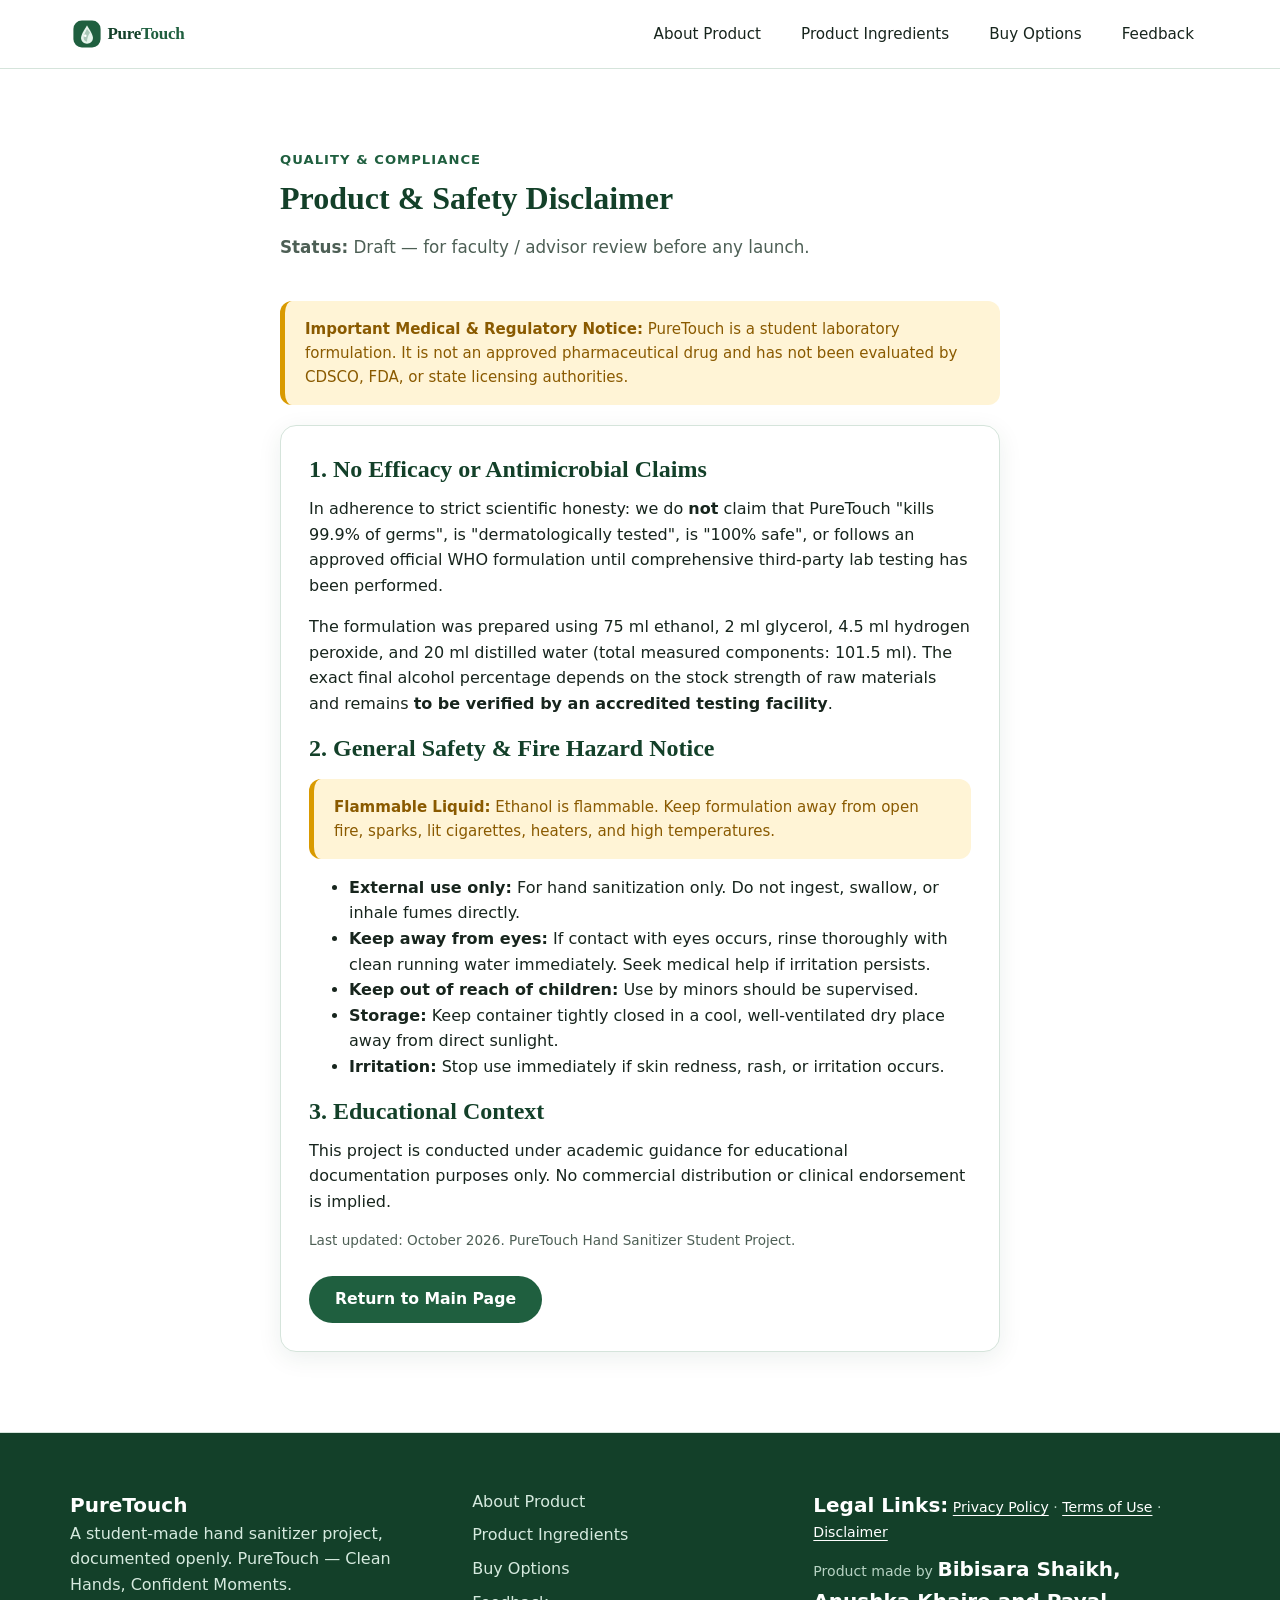
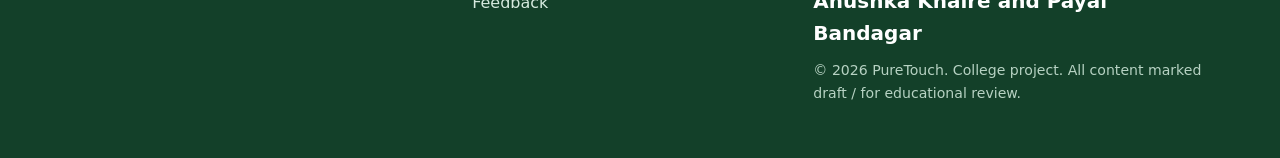
<file: puretouch-website/disclaimer.html>
<!DOCTYPE html>
<html lang="en">
<head>
  <meta charset="utf-8">
  <meta name="viewport" content="width=device-width, initial-scale=1">
  <title>Product &amp; Safety Disclaimer | PureTouch Hand Sanitizer</title>
  <meta name="description" content="Safety and regulatory disclaimer for the PureTouch student laboratory hand sanitizer project.">
  <link rel="canonical" href="https://puretouch-sanitizer.example.com/disclaimer.html">
  <link rel="icon" type="image/svg+xml" href="assets/images/favicon.svg">
  <link rel="icon" type="image/png" sizes="32x32" href="assets/images/favicon-32x32.png">
  <link rel="apple-touch-icon" sizes="180x180" href="assets/images/apple-touch-icon.png">
  <meta name="theme-color" content="#1f5f3f">
  <link rel="stylesheet" href="css/styles.css">
</head>
<body>
  <a class="skip" href="#main">Skip to content</a>

  <header class="nav" id="top">
    <div class="wrap nav__in">
      <a href="index.html#top" class="brand" aria-label="PureTouch Home">
        <img src="assets/images/logo.svg" alt="PureTouch Logo" width="140" height="35" class="brand__logo-img">
      </a>
      <button class="nav__toggle" aria-expanded="false" aria-controls="menu" aria-label="Open menu"><span></span><span></span><span></span></button>
      <nav id="menu" class="nav__menu" aria-label="Main">
        <a href="index.html#about">About Product</a>
        <a href="index.html#ingredients">Product Ingredients</a>
        <a href="index.html#buy">Buy Options</a>
        <a href="index.html#feedback">Feedback</a>
      </nav>
    </div>
  </header>

  <main id="main" class="sec">
    <div class="wrap wrap--narrow">
      <header class="sec__head">
        <p class="eyebrow">Quality &amp; Compliance</p>
        <h1>Product &amp; Safety Disclaimer</h1>
        <p><strong>Status:</strong> Draft — for faculty / advisor review before any launch.</p>
      </header>

      <div class="notice notice--warn" role="note">
        <strong>Important Medical &amp; Regulatory Notice:</strong> PureTouch is a student laboratory formulation. It is not an approved pharmaceutical drug and has not been evaluated by CDSCO, FDA, or state licensing authorities.
      </div>

      <article class="card legal-card">
        <h2>1. No Efficacy or Antimicrobial Claims</h2>
        <p>In adherence to strict scientific honesty: we do <strong>not</strong> claim that PureTouch "kills 99.9% of germs", is "dermatologically tested", is "100% safe", or follows an approved official WHO formulation until comprehensive third-party lab testing has been performed.</p>
        <p>The formulation was prepared using 75 ml ethanol, 2 ml glycerol, 4.5 ml hydrogen peroxide, and 20 ml distilled water (total measured components: 101.5 ml). The exact final alcohol percentage depends on the stock strength of raw materials and remains <strong>to be verified by an accredited testing facility</strong>.</p>

        <h2>2. General Safety &amp; Fire Hazard Notice</h2>
        <div class="notice notice--warn" style="margin: 16px 0;">
          <strong>Flammable Liquid:</strong> Ethanol is flammable. Keep formulation away from open fire, sparks, lit cigarettes, heaters, and high temperatures.
        </div>
        <ul>
          <li><strong>External use only:</strong> For hand sanitization only. Do not ingest, swallow, or inhale fumes directly.</li>
          <li><strong>Keep away from eyes:</strong> If contact with eyes occurs, rinse thoroughly with clean running water immediately. Seek medical help if irritation persists.</li>
          <li><strong>Keep out of reach of children:</strong> Use by minors should be supervised.</li>
          <li><strong>Storage:</strong> Keep container tightly closed in a cool, well-ventilated dry place away from direct sunlight.</li>
          <li><strong>Irritation:</strong> Stop use immediately if skin redness, rash, or irritation occurs.</li>
        </ul>

        <h2>3. Educational Context</h2>
        <p>This project is conducted under academic guidance for educational documentation purposes only. No commercial distribution or clinical endorsement is implied.</p>

        <p class="fine">Last updated: October 2026. PureTouch Hand Sanitizer Student Project.</p>
        <div class="btns" style="margin-top: 24px;">
          <a href="index.html" class="btn btn--primary">Return to Main Page</a>
        </div>
      </article>
    </div>
  </main>

  <footer class="foot">
    <div class="wrap foot__in">
      <div>
        <strong data-brand>PureTouch</strong>
        <p>A student-made hand sanitizer project, documented openly. PureTouch — Clean Hands, Confident Moments.</p>
      </div>
      <nav aria-label="Footer">
        <a href="index.html#about">About Product</a>
        <a href="index.html#ingredients">Product Ingredients</a>
        <a href="index.html#buy">Buy Options</a>
        <a href="index.html#feedback">Feedback</a>
      </nav>
      <div>
        <p class="fine"><strong>Legal Links:</strong> <a href="privacy.html">Privacy Policy</a> · <a href="terms.html">Terms of Use</a> · <a href="disclaimer.html">Disclaimer</a></p>
        <p class="fine">Product made by <strong>Bibisara Shaikh, Anushka Khaire and Payal Bandagar</strong></p>
        <p class="fine">© <span id="yr"></span> <span data-brand>PureTouch</span>. College project. All content marked draft / for educational review.</p>
      </div>
    </div>
  </footer>

  <script src="js/config.js"></script>
  <script>
    document.querySelectorAll("[data-brand]").forEach(n => { n.textContent = (window.SITE_CONFIG && window.SITE_CONFIG.brandName) || "PureTouch"; });
    document.getElementById("yr").textContent = new Date().getFullYear();
    const toggle = document.querySelector(".nav__toggle"), menu = document.getElementById("menu");
    if (toggle && menu) {
      toggle.addEventListener("click", () => {
        const open = !menu.classList.contains("open");
        menu.classList.toggle("open", open);
        toggle.setAttribute("aria-expanded", String(open));
      });
    }
  </script>
</body>
</html>
</file>
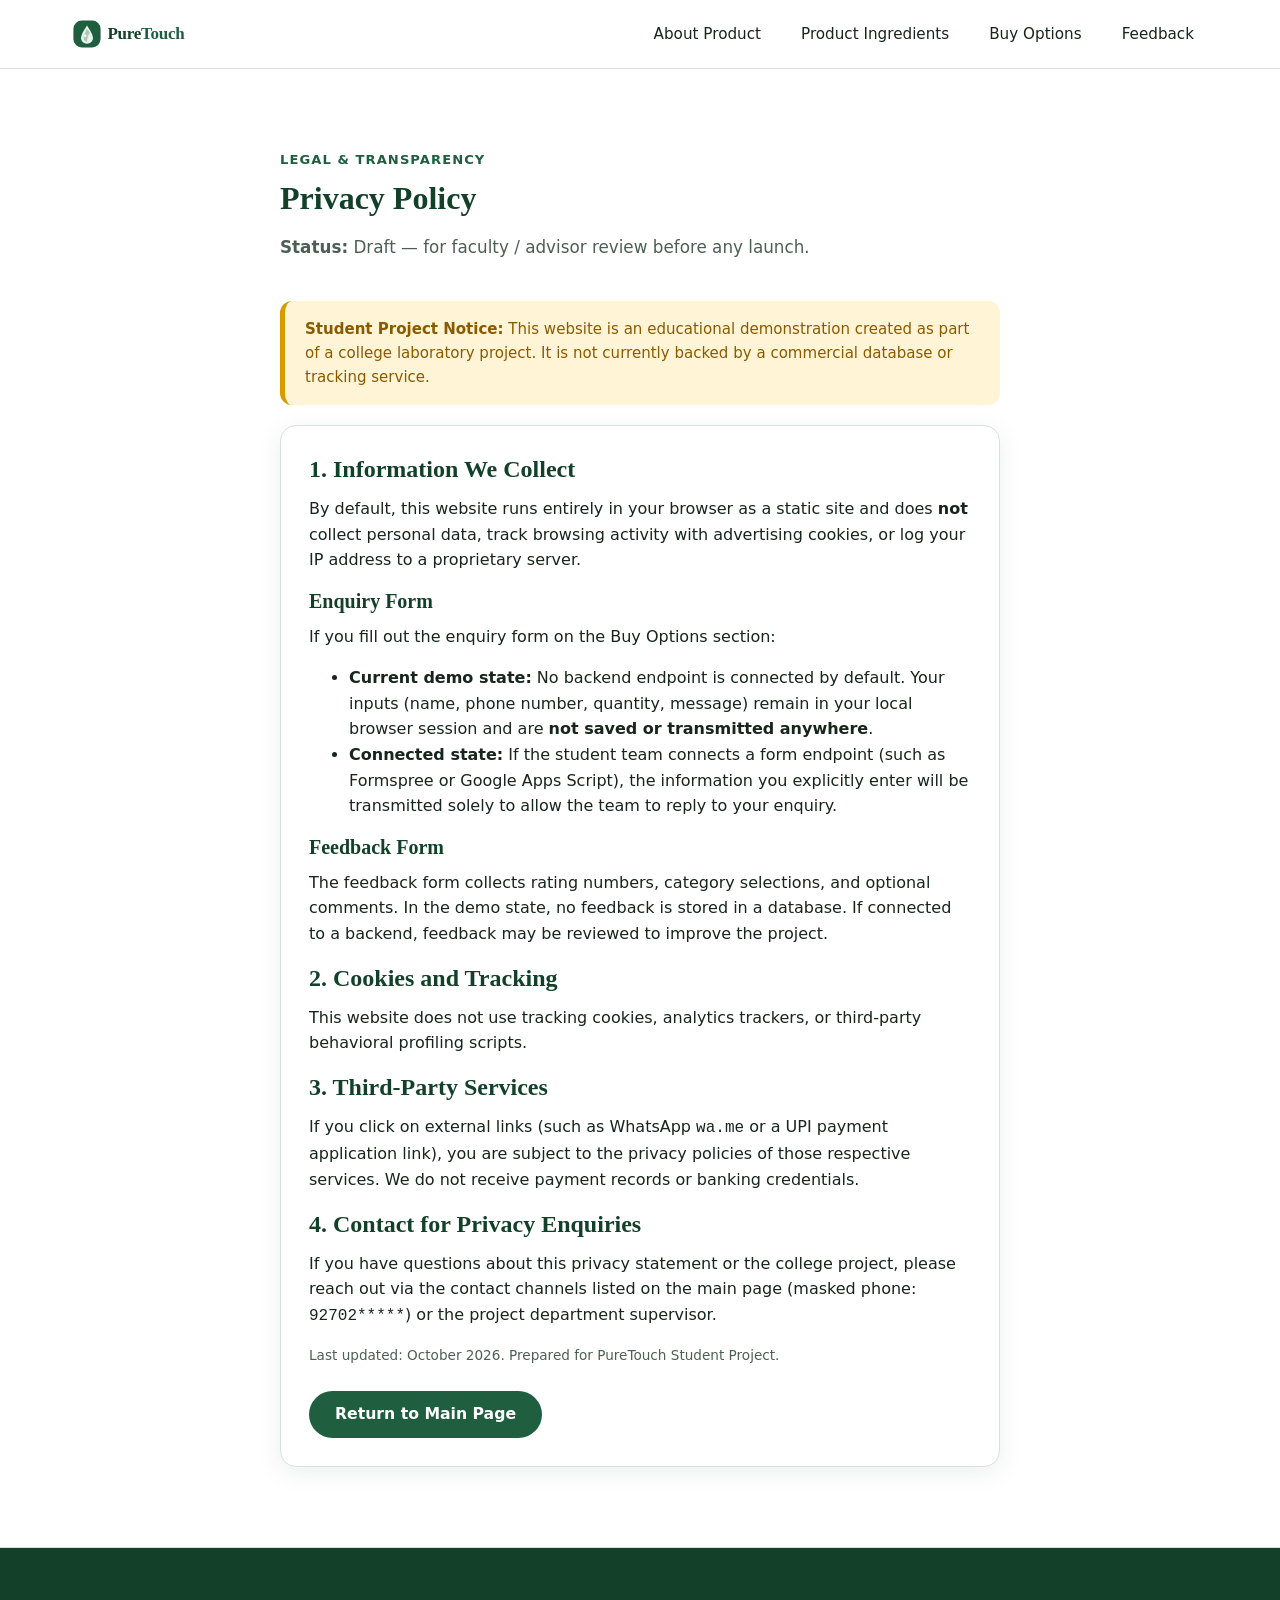
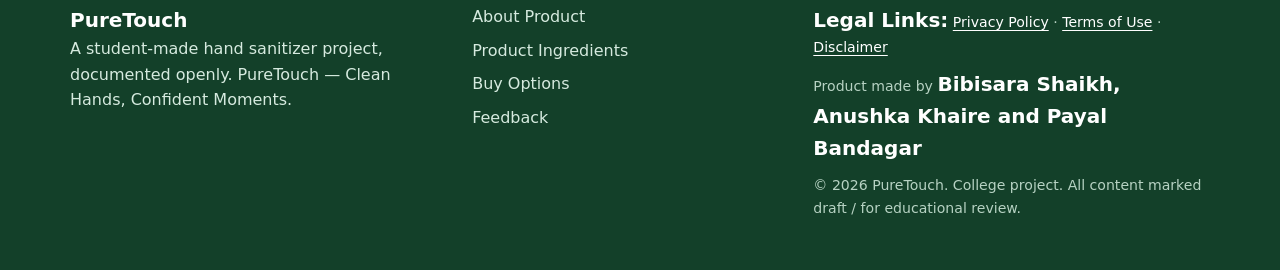
<file: puretouch-website/privacy.html>
<!DOCTYPE html>
<html lang="en">
<head>
  <meta charset="utf-8">
  <meta name="viewport" content="width=device-width, initial-scale=1">
  <title>Privacy Policy | PureTouch Hand Sanitizer (Student Project)</title>
  <meta name="description" content="Privacy Policy and data practices for the PureTouch student project website.">
  <link rel="canonical" href="https://puretouch-sanitizer.example.com/privacy.html">
  <link rel="icon" type="image/svg+xml" href="assets/images/favicon.svg">
  <link rel="icon" type="image/png" sizes="32x32" href="assets/images/favicon-32x32.png">
  <link rel="apple-touch-icon" sizes="180x180" href="assets/images/apple-touch-icon.png">
  <meta name="theme-color" content="#1f5f3f">
  <link rel="stylesheet" href="css/styles.css">
</head>
<body>
  <a class="skip" href="#main">Skip to content</a>

  <header class="nav" id="top">
    <div class="wrap nav__in">
      <a href="index.html#top" class="brand" aria-label="PureTouch Home">
        <img src="assets/images/logo.svg" alt="PureTouch Logo" width="140" height="35" class="brand__logo-img">
      </a>
      <button class="nav__toggle" aria-expanded="false" aria-controls="menu" aria-label="Open menu"><span></span><span></span><span></span></button>
      <nav id="menu" class="nav__menu" aria-label="Main">
        <a href="index.html#about">About Product</a>
        <a href="index.html#ingredients">Product Ingredients</a>
        <a href="index.html#buy">Buy Options</a>
        <a href="index.html#feedback">Feedback</a>
      </nav>
    </div>
  </header>

  <main id="main" class="sec">
    <div class="wrap wrap--narrow">
      <header class="sec__head">
        <p class="eyebrow">Legal &amp; Transparency</p>
        <h1>Privacy Policy</h1>
        <p><strong>Status:</strong> Draft — for faculty / advisor review before any launch.</p>
      </header>

      <div class="notice notice--warn" role="note">
        <strong>Student Project Notice:</strong> This website is an educational demonstration created as part of a college laboratory project. It is not currently backed by a commercial database or tracking service.
      </div>

      <article class="card legal-card">
        <h2>1. Information We Collect</h2>
        <p>By default, this website runs entirely in your browser as a static site and does <strong>not</strong> collect personal data, track browsing activity with advertising cookies, or log your IP address to a proprietary server.</p>

        <h3>Enquiry Form</h3>
        <p>If you fill out the enquiry form on the Buy Options section:</p>
        <ul>
          <li><strong>Current demo state:</strong> No backend endpoint is connected by default. Your inputs (name, phone number, quantity, message) remain in your local browser session and are <strong>not saved or transmitted anywhere</strong>.</li>
          <li><strong>Connected state:</strong> If the student team connects a form endpoint (such as Formspree or Google Apps Script), the information you explicitly enter will be transmitted solely to allow the team to reply to your enquiry.</li>
        </ul>

        <h3>Feedback Form</h3>
        <p>The feedback form collects rating numbers, category selections, and optional comments. In the demo state, no feedback is stored in a database. If connected to a backend, feedback may be reviewed to improve the project.</p>

        <h2>2. Cookies and Tracking</h2>
        <p>This website does not use tracking cookies, analytics trackers, or third-party behavioral profiling scripts.</p>

        <h2>3. Third-Party Services</h2>
        <p>If you click on external links (such as WhatsApp <code>wa.me</code> or a UPI payment application link), you are subject to the privacy policies of those respective services. We do not receive payment records or banking credentials.</p>

        <h2>4. Contact for Privacy Enquiries</h2>
        <p>If you have questions about this privacy statement or the college project, please reach out via the contact channels listed on the main page (masked phone: <code>92702*****</code>) or the project department supervisor.</p>

        <p class="fine">Last updated: October 2026. Prepared for PureTouch Student Project.</p>
        <div class="btns" style="margin-top: 24px;">
          <a href="index.html" class="btn btn--primary">Return to Main Page</a>
        </div>
      </article>
    </div>
  </main>

  <footer class="foot">
    <div class="wrap foot__in">
      <div>
        <strong data-brand>PureTouch</strong>
        <p>A student-made hand sanitizer project, documented openly. PureTouch — Clean Hands, Confident Moments.</p>
      </div>
      <nav aria-label="Footer">
        <a href="index.html#about">About Product</a>
        <a href="index.html#ingredients">Product Ingredients</a>
        <a href="index.html#buy">Buy Options</a>
        <a href="index.html#feedback">Feedback</a>
      </nav>
      <div>
        <p class="fine"><strong>Legal Links:</strong> <a href="privacy.html">Privacy Policy</a> · <a href="terms.html">Terms of Use</a> · <a href="disclaimer.html">Disclaimer</a></p>
        <p class="fine">Product made by <strong>Bibisara Shaikh, Anushka Khaire and Payal Bandagar</strong></p>
        <p class="fine">© <span id="yr"></span> <span data-brand>PureTouch</span>. College project. All content marked draft / for educational review.</p>
      </div>
    </div>
  </footer>

  <script src="js/config.js"></script>
  <script>
    document.querySelectorAll("[data-brand]").forEach(n => { n.textContent = (window.SITE_CONFIG && window.SITE_CONFIG.brandName) || "PureTouch"; });
    document.getElementById("yr").textContent = new Date().getFullYear();
    const toggle = document.querySelector(".nav__toggle"), menu = document.getElementById("menu");
    if (toggle && menu) {
      toggle.addEventListener("click", () => {
        const open = !menu.classList.contains("open");
        menu.classList.toggle("open", open);
        toggle.setAttribute("aria-expanded", String(open));
      });
    }
  </script>
</body>
</html>
</file>
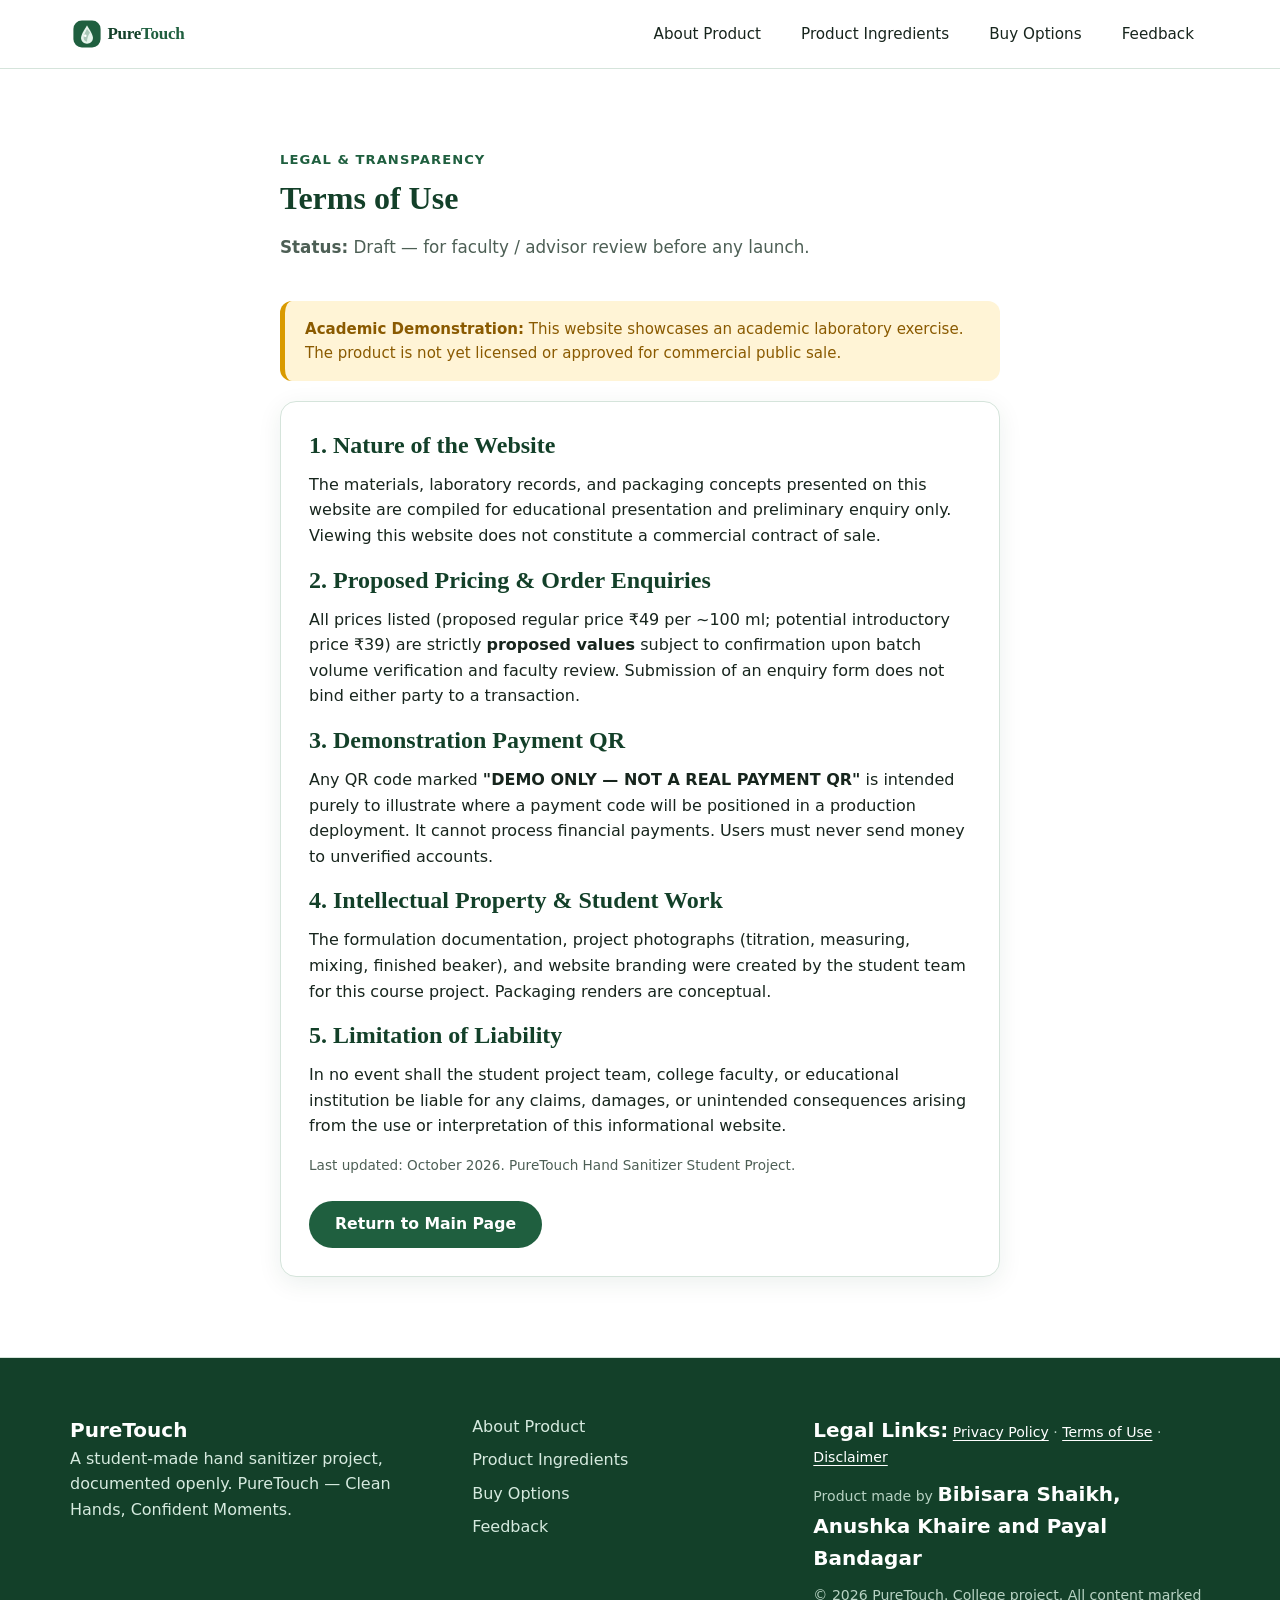
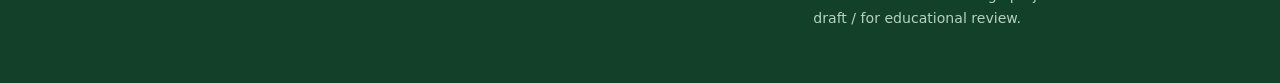
<file: puretouch-website/terms.html>
<!DOCTYPE html>
<html lang="en">
<head>
  <meta charset="utf-8">
  <meta name="viewport" content="width=device-width, initial-scale=1">
  <title>Terms of Use | PureTouch Hand Sanitizer (Student Project)</title>
  <meta name="description" content="Terms of Use and conditions for the PureTouch student project website.">
  <link rel="canonical" href="https://puretouch-sanitizer.example.com/terms.html">
  <link rel="icon" type="image/svg+xml" href="assets/images/favicon.svg">
  <link rel="icon" type="image/png" sizes="32x32" href="assets/images/favicon-32x32.png">
  <link rel="apple-touch-icon" sizes="180x180" href="assets/images/apple-touch-icon.png">
  <meta name="theme-color" content="#1f5f3f">
  <link rel="stylesheet" href="css/styles.css">
</head>
<body>
  <a class="skip" href="#main">Skip to content</a>

  <header class="nav" id="top">
    <div class="wrap nav__in">
      <a href="index.html#top" class="brand" aria-label="PureTouch Home">
        <img src="assets/images/logo.svg" alt="PureTouch Logo" width="140" height="35" class="brand__logo-img">
      </a>
      <button class="nav__toggle" aria-expanded="false" aria-controls="menu" aria-label="Open menu"><span></span><span></span><span></span></button>
      <nav id="menu" class="nav__menu" aria-label="Main">
        <a href="index.html#about">About Product</a>
        <a href="index.html#ingredients">Product Ingredients</a>
        <a href="index.html#buy">Buy Options</a>
        <a href="index.html#feedback">Feedback</a>
      </nav>
    </div>
  </header>

  <main id="main" class="sec">
    <div class="wrap wrap--narrow">
      <header class="sec__head">
        <p class="eyebrow">Legal &amp; Transparency</p>
        <h1>Terms of Use</h1>
        <p><strong>Status:</strong> Draft — for faculty / advisor review before any launch.</p>
      </header>

      <div class="notice notice--warn" role="note">
        <strong>Academic Demonstration:</strong> This website showcases an academic laboratory exercise. The product is not yet licensed or approved for commercial public sale.
      </div>

      <article class="card legal-card">
        <h2>1. Nature of the Website</h2>
        <p>The materials, laboratory records, and packaging concepts presented on this website are compiled for educational presentation and preliminary enquiry only. Viewing this website does not constitute a commercial contract of sale.</p>

        <h2>2. Proposed Pricing &amp; Order Enquiries</h2>
        <p>All prices listed (proposed regular price ₹49 per ~100 ml; potential introductory price ₹39) are strictly <strong>proposed values</strong> subject to confirmation upon batch volume verification and faculty review. Submission of an enquiry form does not bind either party to a transaction.</p>

        <h2>3. Demonstration Payment QR</h2>
        <p>Any QR code marked <strong>"DEMO ONLY — NOT A REAL PAYMENT QR"</strong> is intended purely to illustrate where a payment code will be positioned in a production deployment. It cannot process financial payments. Users must never send money to unverified accounts.</p>

        <h2>4. Intellectual Property &amp; Student Work</h2>
        <p>The formulation documentation, project photographs (titration, measuring, mixing, finished beaker), and website branding were created by the student team for this course project. Packaging renders are conceptual.</p>

        <h2>5. Limitation of Liability</h2>
        <p>In no event shall the student project team, college faculty, or educational institution be liable for any claims, damages, or unintended consequences arising from the use or interpretation of this informational website.</p>

        <p class="fine">Last updated: October 2026. PureTouch Hand Sanitizer Student Project.</p>
        <div class="btns" style="margin-top: 24px;">
          <a href="index.html" class="btn btn--primary">Return to Main Page</a>
        </div>
      </article>
    </div>
  </main>

  <footer class="foot">
    <div class="wrap foot__in">
      <div>
        <strong data-brand>PureTouch</strong>
        <p>A student-made hand sanitizer project, documented openly. PureTouch — Clean Hands, Confident Moments.</p>
      </div>
      <nav aria-label="Footer">
        <a href="index.html#about">About Product</a>
        <a href="index.html#ingredients">Product Ingredients</a>
        <a href="index.html#buy">Buy Options</a>
        <a href="index.html#feedback">Feedback</a>
      </nav>
      <div>
        <p class="fine"><strong>Legal Links:</strong> <a href="privacy.html">Privacy Policy</a> · <a href="terms.html">Terms of Use</a> · <a href="disclaimer.html">Disclaimer</a></p>
        <p class="fine">Product made by <strong>Bibisara Shaikh, Anushka Khaire and Payal Bandagar</strong></p>
        <p class="fine">© <span id="yr"></span> <span data-brand>PureTouch</span>. College project. All content marked draft / for educational review.</p>
      </div>
    </div>
  </footer>

  <script src="js/config.js"></script>
  <script>
    document.querySelectorAll("[data-brand]").forEach(n => { n.textContent = (window.SITE_CONFIG && window.SITE_CONFIG.brandName) || "PureTouch"; });
    document.getElementById("yr").textContent = new Date().getFullYear();
    const toggle = document.querySelector(".nav__toggle"), menu = document.getElementById("menu");
    if (toggle && menu) {
      toggle.addEventListener("click", () => {
        const open = !menu.classList.contains("open");
        menu.classList.toggle("open", open);
        toggle.setAttribute("aria-expanded", String(open));
      });
    }
  </script>
</body>
</html>
</file>
<file: puretouch-website/css/styles.css>
/* ==========================================================
   PURETOUCH PRODUCT WEBSITE STYLESHEET
   Clean, modern, accessible design in Forest Green, Mint & White
   WCAG AA Compliant · Mobile-first · Zero Frameworks
   ========================================================== */

:root {
  /* Brand Palette */
  --green: #1f5f3f;
  --green-d: #134029;
  --green-l: #2b8a5a;
  --mint: #e6f4ec;
  --mint-2: #cfe9db;
  --mint-light: #f4faf6;
  --ink: #17251d;
  --muted: #4d5f55;
  --white: #ffffff;
  --line: #d5e4db;
  --warn: #8a5a00;
  --warn-bg: #fff4d6;
  --warn-border: #d99a00;
  --err: #b3261e;
  --err-bg: #fdf2f2;
  --card-bg: #ffffff;
  --bg: #ffffff;
  --surface: #f9fbf9;

  /* Typography & Layout */
  --font-serif: Georgia, "Times New Roman", serif;
  --font-sans: system-ui, -apple-system, "Segoe UI", Roboto, Helvetica, Arial, sans-serif;
  --r: 16px;
  --r-sm: 8px;
  --r-lg: 24px;
  --shadow: 0 6px 24px rgba(19, 64, 41, 0.08);
  --shadow-lg: 0 16px 40px rgba(19, 64, 41, 0.12);
  --transition: 0.25s ease;
}

/* Dark mode support keeping brand contrast and colors */
@media (prefers-color-scheme: dark) {
  :root {
    --ink: #eaf3ed;
    --muted: #a6c0b1;
    --bg: #0c1911;
    --card-bg: #13241b;
    --surface: #0f2016;
    --mint: #153222;
    --mint-2: #1c452e;
    --mint-light: #10261a;
    --line: #224330;
    --shadow: 0 6px 24px rgba(0, 0, 0, 0.35);
    --shadow-lg: 0 16px 40px rgba(0, 0, 0, 0.5);
    --warn-bg: #2d240e;
    --warn: #ffd77a;
    --err-bg: #351311;
    --err: #ff8c87;
  }
}

/* Reset & Base */
*, *::before, *::after {
  box-sizing: border-box;
}

html {
  scroll-behavior: smooth;
  scroll-padding-top: 80px;
  -webkit-text-size-adjust: 100%;
}

body {
  margin: 0;
  font-family: var(--font-sans);
  color: var(--ink);
  background-color: var(--bg);
  line-height: 1.6;
  overflow-x: hidden;
  font-size: 1rem;
}

img, svg, video {
  max-width: 100%;
  height: auto;
  display: block;
}

h1, h2, h3, h4, h5 {
  line-height: 1.25;
  margin: 0 0 0.5em;
  font-family: var(--font-serif);
  color: var(--green-d);
}

@media (prefers-color-scheme: dark) {
  h1, h2, h3, h4, h5 {
    color: #c9e8d5;
  }
}

p {
  margin: 0 0 1em;
}

a {
  color: var(--green);
  text-decoration: underline;
  text-decoration-thickness: 1.5px;
  text-underline-offset: 3px;
  transition: color var(--transition);
}

a:hover {
  color: var(--green-d);
}

@media (prefers-color-scheme: dark) {
  a {
    color: #55c48b;
  }
  a:hover {
    color: #8ce6b5;
  }
}

:focus-visible {
  outline: 3px solid var(--green-l);
  outline-offset: 3px;
  border-radius: var(--r-sm);
}

/* Skip link */
.skip {
  position: absolute;
  left: -9999px;
  top: 12px;
  background: var(--green-d);
  color: #fff;
  padding: 10px 18px;
  border-radius: var(--r-sm);
  z-index: 9999;
  text-decoration: none;
  font-weight: 600;
}

.skip:focus {
  left: 12px;
}

/* Containers */
.wrap {
  width: min(1140px, 100% - 40px);
  margin-inline: auto;
}

.wrap--narrow {
  width: min(720px, 100% - 40px);
  margin-inline: auto;
}

.sr {
  position: absolute;
  width: 1px;
  height: 1px;
  padding: 0;
  margin: -1px;
  overflow: hidden;
  clip: rect(0, 0, 0, 0);
  white-space: nowrap;
  border: 0;
}

/* Honeypot field for spam prevention */
.sr-field {
  position: absolute;
  opacity: 0;
  z-index: -1;
  pointer-events: none;
  height: 0;
  width: 0;
  margin: 0;
  padding: 0;
  border: 0;
}

/* Scroll progress bar */
#scrollProgress {
  position: fixed;
  top: 0;
  left: 0;
  height: 3.5px;
  background: linear-gradient(90deg, var(--green-l), var(--green));
  width: 0%;
  z-index: 1000;
  transition: width 0.1s ease-out;
}

/* Header & Navigation (Exactly 4 Links) */
.nav {
  position: sticky;
  top: 0;
  z-index: 100;
  background: rgba(255, 255, 255, 0.94);
  backdrop-filter: blur(10px);
  -webkit-backdrop-filter: blur(10px);
  border-bottom: 1px solid var(--line);
  transition: background-color var(--transition), border-color var(--transition);
}

@media (prefers-color-scheme: dark) {
  .nav {
    background: rgba(12, 25, 17, 0.92);
  }
}

.nav__in {
  display: flex;
  align-items: center;
  justify-content: space-between;
  min-height: 68px;
}

.brand {
  display: flex;
  align-items: center;
  gap: 10px;
  text-decoration: none;
  color: var(--green-d);
  font-weight: 700;
  font-size: 1.2rem;
}

.brand__logo-img {
  width: 136px;
  height: 34px;
  display: block;
}

.nav__menu {
  display: flex;
  align-items: center;
  gap: 8px;
}

.nav__menu a {
  padding: 9px 16px;
  border-radius: 999px;
  text-decoration: none;
  color: var(--ink);
  font-weight: 500;
  font-size: 0.95rem;
  transition: background-color var(--transition), color var(--transition);
}

.nav__menu a:hover,
.nav__menu a.active {
  background-color: var(--mint);
  color: var(--green-d);
}

@media (prefers-color-scheme: dark) {
  .nav__menu a:hover,
  .nav__menu a.active {
    background-color: var(--mint-2);
    color: #fff;
  }
}

.nav__toggle {
  display: none;
  background: none;
  border: 0;
  padding: 10px;
  cursor: pointer;
  border-radius: var(--r-sm);
}

.nav__toggle span {
  display: block;
  width: 24px;
  height: 2.5px;
  background-color: var(--green-d);
  margin: 5px 0;
  transition: transform var(--transition), opacity var(--transition);
  border-radius: 2px;
}

@media (prefers-color-scheme: dark) {
  .nav__toggle span {
    background-color: var(--ink);
  }
}

@media (max-width: 820px) {
  .nav__toggle {
    display: block;
  }

  .nav__menu {
    position: absolute;
    left: 0;
    right: 0;
    top: 100%;
    background: var(--card-bg);
    flex-direction: column;
    padding: 14px 20px 20px;
    border-bottom: 1px solid var(--line);
    display: none;
    box-shadow: var(--shadow-lg);
  }

  .nav__menu.open {
    display: flex;
  }

  .nav__menu a {
    width: 100%;
    padding: 12px 16px;
    text-align: left;
    border-radius: 10px;
  }
}

/* Buttons */
.btn {
  display: inline-flex;
  align-items: center;
  justify-content: center;
  gap: 8px;
  padding: 12px 24px;
  border-radius: 999px;
  font-weight: 600;
  font-size: 0.98rem;
  text-decoration: none;
  border: 2px solid transparent;
  cursor: pointer;
  transition: all var(--transition);
  font-family: inherit;
  line-height: 1.2;
}

.btn--primary {
  background-color: var(--green);
  color: #ffffff;
}

.btn--primary:hover {
  background-color: var(--green-d);
  color: #ffffff;
  transform: translateY(-2px);
  box-shadow: var(--shadow);
}

.btn--ghost {
  border-color: var(--green);
  color: var(--green-d);
  background-color: transparent;
}

.btn--ghost:hover {
  background-color: var(--mint);
  color: var(--green-d);
}

@media (prefers-color-scheme: dark) {
  .btn--ghost {
    border-color: #55c48b;
    color: #eaf3ed;
  }
  .btn--ghost:hover {
    background-color: var(--mint-2);
  }
}

.btn--sm {
  padding: 8px 16px;
  font-size: 0.88rem;
}

.btns {
  display: flex;
  gap: 12px;
  flex-wrap: wrap;
  align-items: center;
}

/* Tags & Badges */
.tag {
  display: inline-block;
  font: 600 0.76rem/1 var(--font-sans);
  padding: 6px 12px;
  border-radius: 999px;
  vertical-align: middle;
  letter-spacing: 0.02em;
}

.tag--todo {
  background-color: var(--warn-bg);
  color: var(--warn);
  border: 1px solid var(--warn-border);
}

.tag--demo {
  background-color: #dff1ff;
  color: #0b4f7a;
}

.tag--prop {
  background-color: #efe6ff;
  color: #4a2a86;
}

.tag--lab {
  background-color: var(--mint-2);
  color: var(--green-d);
}

.tag--block {
  display: inline-block;
  margin-bottom: 8px;
}

.eyebrow {
  font-weight: 700;
  letter-spacing: 0.08em;
  text-transform: uppercase;
  font-size: 0.82rem;
  color: var(--green);
  margin-bottom: 0.6em;
}

/* Hero Section */
.hero {
  position: relative;
  background: linear-gradient(180deg, var(--mint) 0%, var(--bg) 100%);
  overflow: hidden;
  padding: 48px 0 64px;
}

.hero__in {
  display: grid;
  grid-template-columns: 1.1fr 0.9fr;
  gap: 48px;
  align-items: center;
  position: relative;
  z-index: 2;
}

.hero h1 {
  font-size: clamp(2.3rem, 5vw, 3.8rem);
  letter-spacing: -0.02em;
}

.hero h1 em {
  color: var(--green);
  font-style: italic;
  display: block;
}

.hero__tag {
  font-size: clamp(1.15rem, 2.5vw, 1.4rem);
  color: var(--green-d);
  font-weight: 600;
  margin-bottom: 0.8em;
}

@media (prefers-color-scheme: dark) {
  .hero__tag {
    color: #c9e8d5;
  }
}

.hero__desc {
  color: var(--muted);
  max-width: 52ch;
  margin-bottom: 1.8em;
  font-size: 1.05rem;
}

.hero__fig {
  margin: 0;
  display: flex;
  flex-direction: column;
  align-items: center;
}

.hero__frame {
  background: var(--card-bg);
  border: 1px solid var(--line);
  border-radius: var(--r-lg);
  box-shadow: var(--shadow-lg);
  padding: clamp(14px, 3vw, 24px);
  aspect-ratio: 1 / 1;
  display: grid;
  place-items: center;
  width: 100%;
  max-width: 480px;
  background-image: radial-gradient(circle at 70% 20%, var(--mint) 0%, var(--card-bg) 70%);
}

.hero__frame img {
  width: 100%;
  height: 100%;
  object-fit: contain;
  border-radius: var(--r);
  background: #f7f9f8;
}

@media (prefers-color-scheme: dark) {
  .hero__frame img {
    background: #112117;
  }
}

.hero__fig figcaption {
  text-align: center;
  font-size: 0.84rem;
  color: var(--muted);
  margin-top: 12px;
  max-width: 480px;
  font-style: italic;
}

/* Bubbles animation */
.bubbles i {
  position: absolute;
  bottom: -60px;
  border-radius: 50%;
  background: rgba(31, 95, 63, 0.07);
  animation: rise 16s linear infinite;
  pointer-events: none;
}

.bubbles i:nth-child(1) { left: 8%; width: 42px; height: 42px; animation-duration: 15s; }
.bubbles i:nth-child(2) { left: 26%; width: 22px; height: 22px; animation-delay: 3s; animation-duration: 18s; }
.bubbles i:nth-child(3) { left: 54%; width: 52px; height: 52px; animation-delay: 6s; animation-duration: 14s; }
.bubbles i:nth-child(4) { left: 78%; width: 32px; height: 32px; animation-delay: 2s; animation-duration: 16s; }
.bubbles i:nth-child(5) { left: 92%; width: 44px; height: 44px; animation-delay: 8s; animation-duration: 20s; }

@keyframes rise {
  to { transform: translateY(-110vh); }
}

@media (max-width: 860px) {
  .hero__in {
    grid-template-columns: 1fr;
    gap: 36px;
    padding: 20px 0 32px;
  }
  .hero__fig {
    order: -1;
  }
}

/* Trust Strip (Verified Facts Only) */
.trust-strip {
  background: var(--card-bg);
  border-top: 1px solid var(--line);
  border-bottom: 1px solid var(--line);
  padding: 16px 0;
  box-shadow: 0 2px 10px rgba(0, 0, 0, 0.03);
}

.trust-strip__in {
  display: flex;
  justify-content: space-around;
  flex-wrap: wrap;
  gap: 16px 24px;
}

.trust-item {
  display: flex;
  align-items: center;
  gap: 10px;
  font-weight: 600;
  font-size: 0.92rem;
  color: var(--green-d);
}

@media (prefers-color-scheme: dark) {
  .trust-item {
    color: #c9e8d5;
  }
}

.trust-item__icon {
  display: grid;
  place-items: center;
  width: 28px;
  height: 28px;
  border-radius: 50%;
  background: var(--mint);
  font-size: 0.9rem;
}

/* Sections */
.sec {
  padding: 80px 0;
}

.sec--mint {
  background-color: var(--mint-light);
}

.sec__head {
  max-width: 720px;
  margin-bottom: 40px;
}

.sec__head h2 {
  font-size: clamp(1.8rem, 3.6vw, 2.5rem);
}

.sec__head p:last-child {
  color: var(--muted);
  font-size: 1.05rem;
}

/* Cards & Grids */
.grid4 {
  display: grid;
  grid-template-columns: repeat(auto-fit, minmax(230px, 1fr));
  gap: 24px;
}

.grid3 {
  display: grid;
  grid-template-columns: repeat(auto-fit, minmax(250px, 1fr));
  gap: 24px;
}

.grid2 {
  display: grid;
  grid-template-columns: repeat(auto-fit, minmax(280px, 1fr));
  gap: 24px;
}

.card {
  background: var(--card-bg);
  border: 1px solid var(--line);
  border-radius: var(--r);
  padding: 28px;
  box-shadow: var(--shadow);
  transition: transform var(--transition), box-shadow var(--transition);
  overflow-wrap: anywhere;
}

.grid3 > .card:hover,
.grid4 > .card:hover {
  transform: translateY(-3px);
  box-shadow: var(--shadow-lg);
}

.card--note {
  border-style: dashed;
  background: var(--card-bg);
}

.card h3 {
  font-size: 1.25rem;
}

.sub {
  margin-top: 68px;
}

.sub__title {
  font-size: 1.6rem;
  margin-top: 36px;
  margin-bottom: 0.4em;
}

.sub__lead {
  color: var(--muted);
  margin-bottom: 24px;
  font-size: 1.02rem;
}

/* Notice / Alert blocks */
.notice {
  margin: 20px 0;
  padding: 16px 20px;
  border-radius: 12px;
  background-color: var(--warn-bg);
  color: var(--warn);
  font-size: 0.94rem;
  border-left: 5px solid var(--warn-border);
}

.notice strong {
  color: var(--warn);
}

.notice--ok {
  background-color: var(--mint);
  color: var(--green-d);
  border-left-color: var(--green);
}

.notice--ok strong {
  color: var(--green-d);
}

@media (prefers-color-scheme: dark) {
  .notice--ok {
    background-color: var(--mint-2);
    color: #eaf3ed;
  }
}

.notice--warn {
  background-color: var(--warn-bg);
  color: var(--warn);
  border-left-color: var(--warn-border);
}

/* Photo Gallery & Lightbox */
.gallery {
  display: grid;
  grid-template-columns: repeat(auto-fit, minmax(220px, 1fr));
  gap: 20px;
  margin-top: 24px;
}

.gallery__item {
  position: relative;
  border-radius: var(--r);
  overflow: hidden;
  border: 1px solid var(--line);
  background: var(--card-bg);
  aspect-ratio: 1 / 1;
  cursor: pointer;
  box-shadow: var(--shadow);
  transition: transform var(--transition);
}

.gallery__item:hover {
  transform: scale(1.02);
}

.gallery__item img {
  width: 100%;
  height: 100%;
  object-fit: contain;
  background: #f7f9f8;
  padding: 12px;
}

.gallery__caption {
  position: absolute;
  bottom: 0;
  left: 0;
  right: 0;
  padding: 10px 14px;
  background: rgba(19, 64, 41, 0.88);
  color: #fff;
  font-size: 0.82rem;
  backdrop-filter: blur(4px);
}

.gallery__ph {
  display: flex;
  flex-direction: column;
  align-items: center;
  justify-content: center;
  text-align: center;
  border: 2px dashed var(--line);
  border-radius: var(--r);
  padding: 24px;
  color: var(--muted);
  aspect-ratio: 1 / 1;
  background: var(--mint-light);
}

.gallery__ph-icon {
  font-size: 2rem;
  margin-bottom: 8px;
}

/* Lightbox Dialog */
.lightbox {
  border: 0;
  border-radius: var(--r-lg);
  padding: 20px;
  max-width: min(92vw, 760px);
  background: var(--card-bg);
  box-shadow: 0 30px 80px rgba(0, 0, 0, 0.5);
}

.lightbox::backdrop {
  background: rgba(10, 28, 18, 0.75);
  backdrop-filter: blur(6px);
}

.lightbox__body {
  position: relative;
  text-align: center;
}

.lightbox__img {
  max-height: 65vh;
  margin: 0 auto;
  border-radius: var(--r);
  object-fit: contain;
}

.lightbox__caption {
  margin-top: 14px;
  font-size: 0.92rem;
  color: var(--muted);
}

.lightbox__close {
  position: absolute;
  top: -10px;
  right: -10px;
  width: 36px;
  height: 36px;
  border-radius: 50%;
  background: var(--green);
  color: #fff;
  border: 0;
  cursor: pointer;
  font-size: 1.2rem;
  display: grid;
  place-items: center;
}

/* Steps Timeline */
.steps {
  list-style: none;
  padding: 0;
  margin: 32px 0 0;
  display: grid;
  grid-template-columns: repeat(auto-fit, minmax(240px, 1fr));
  gap: 24px;
}

.step {
  background: var(--card-bg);
  border: 1px solid var(--line);
  border-radius: var(--r);
  overflow: hidden;
  box-shadow: var(--shadow);
  display: flex;
  flex-direction: column;
}

.step figure {
  margin: 0;
  aspect-ratio: 4 / 3;
  overflow: hidden;
  background: var(--mint);
}

.step img {
  width: 100%;
  height: 100%;
  object-fit: cover;
  transition: transform 0.5s ease;
}

.step:hover img {
  transform: scale(1.05);
}

.step > div {
  padding: 22px;
  position: relative;
  flex: 1;
}

.step h4 {
  font-size: 1.15rem;
}

.step p {
  color: var(--muted);
  margin: 0;
  font-size: 0.94rem;
}

.step__n {
  display: inline-grid;
  place-items: center;
  width: 32px;
  height: 32px;
  border-radius: 50%;
  background: var(--green);
  color: #fff;
  font: 700 0.92rem var(--font-sans);
  margin-bottom: 12px;
}

.step--final {
  border-color: var(--green);
  border-width: 2px;
}

/* FAQ Accordion */
.faq-list {
  margin-top: 24px;
  display: flex;
  flex-direction: column;
  gap: 14px;
}

.faq-item {
  border: 1px solid var(--line);
  border-radius: var(--r);
  background: var(--card-bg);
  overflow: hidden;
  transition: box-shadow var(--transition);
}

.faq-item[open] {
  box-shadow: var(--shadow);
}

.faq-item summary {
  padding: 18px 24px;
  cursor: pointer;
  font-weight: 600;
  font-size: 1.05rem;
  color: var(--green-d);
  display: flex;
  align-items: center;
  justify-content: space-between;
  list-style: none;
  user-select: none;
}

@media (prefers-color-scheme: dark) {
  .faq-item summary {
    color: #c9e8d5;
  }
}

.faq-item summary::-webkit-details-marker {
  display: none;
}

.faq-item summary::after {
  content: "+";
  font-size: 1.4rem;
  font-weight: 400;
  color: var(--green);
  transition: transform var(--transition);
}

.faq-item[open] summary::after {
  content: "−";
}

.faq-item__content {
  padding: 0 24px 20px;
  color: var(--muted);
  font-size: 0.98rem;
  line-height: 1.6;
}

/* Team Subsection */
.team-meta {
  background: var(--card-bg);
  border: 1px dashed var(--line);
  border-radius: var(--r);
  padding: 20px 24px;
  margin-bottom: 24px;
  display: grid;
  grid-template-columns: repeat(auto-fit, minmax(200px, 1fr));
  gap: 16px;
}

.team-meta dt {
  font-size: 0.78rem;
  text-transform: uppercase;
  letter-spacing: 0.06em;
  color: var(--green);
  font-weight: 700;
}

.team-meta dd {
  margin: 0;
  color: var(--muted);
  font-weight: 500;
}

.team-grid {
  display: grid;
  grid-template-columns: repeat(auto-fit, minmax(220px, 1fr));
  gap: 20px;
}

.team-card {
  text-align: center;
  padding: 24px;
}

.team-avatar {
  width: 76px;
  height: 76px;
  border-radius: 50%;
  background: var(--mint);
  display: grid;
  place-items: center;
  margin: 0 auto 14px;
  font-size: 1.8rem;
  color: var(--green-d);
  box-shadow: 0 4px 12px rgba(19, 64, 41, 0.08);
}

.team-avatar--initials {
  font-family: var(--font-serif);
  font-weight: 700;
  font-size: 1.35rem;
  letter-spacing: 0.05em;
  background: var(--mint-2);
  color: var(--green-d);
  border: 2px solid var(--green);
}

.team-credit {
  color: var(--green-d);
  font-weight: 600;
  font-size: 1.05rem;
}

.team-card h4 {
  font-size: 1.1rem;
  margin-bottom: 4px;
}

.team-card p {
  color: var(--muted);
  font-size: 0.9rem;
  margin: 0;
}

/* Ingredients Section Additions */
.ing {
  text-align: left;
}

.ing__icon {
  width: 52px;
  height: 52px;
  border-radius: 14px;
  background: var(--mint);
  display: grid;
  place-items: center;
  font-size: 1.6rem;
  margin-bottom: 14px;
}

.qty {
  font: 700 1.7rem var(--font-serif);
  color: var(--green);
  margin: 0 0 0.4em;
}

.qty span {
  font: 500 0.78rem var(--font-sans);
  color: var(--muted);
  text-transform: uppercase;
  letter-spacing: 0.05em;
  margin-left: 6px;
}

.total {
  margin: 24px 0;
  color: var(--green-d);
  font-size: 1.05rem;
}

@media (prefers-color-scheme: dark) {
  .total {
    color: #c9e8d5;
  }
}

.table-wrap {
  overflow-x: auto;
  margin: 24px 0;
  border: 1px solid var(--line);
  border-radius: var(--r);
  background: var(--card-bg);
}

.data-table {
  width: 100%;
  border-collapse: collapse;
  font-size: 0.95rem;
  min-width: 540px;
}

.data-table th,
.data-table td {
  text-align: left;
  padding: 12px 16px;
  border-bottom: 1px solid var(--line);
  vertical-align: middle;
}

.data-table th {
  font-size: 0.78rem;
  text-transform: uppercase;
  letter-spacing: 0.06em;
  color: var(--green);
  background: var(--mint-light);
}

@media (prefers-color-scheme: dark) {
  .data-table th {
    background: var(--mint-2);
    color: #eaf3ed;
  }
}

.data-table tfoot td {
  font-weight: 700;
  background: var(--mint-light);
  border-bottom: 0;
}

@media (prefers-color-scheme: dark) {
  .data-table tfoot td {
    background: var(--mint);
  }
}

/* Batch Traceability Card */
.batch-card dl {
  display: grid;
  grid-template-columns: repeat(auto-fit, minmax(220px, 1fr));
  gap: 16px;
  margin: 0;
}

.batch-card dt {
  font-size: 0.78rem;
  text-transform: uppercase;
  letter-spacing: 0.06em;
  color: var(--green);
  font-weight: 700;
}

.batch-card dd {
  margin: 4px 0 0;
  color: var(--muted);
  font-weight: 500;
}

/* Testing Section */
.legend {
  list-style: none;
  padding: 0;
  margin: 0 0 28px;
  display: flex;
  flex-wrap: wrap;
  gap: 12px 24px;
  color: var(--muted);
  font-size: 0.92rem;
}

.test {
  display: grid;
  grid-template-columns: 1.2fr 1fr;
  gap: 24px;
  align-items: start;
}

@media (max-width: 860px) {
  .test {
    grid-template-columns: 1fr;
  }
}

.test dl div {
  padding: 10px 0;
  border-bottom: 1px solid var(--line);
}

.test dt {
  font-size: 0.78rem;
  text-transform: uppercase;
  letter-spacing: 0.06em;
  color: var(--green);
  font-weight: 700;
}

.test dd {
  margin: 4px 0 0;
  color: var(--muted);
}

/* Testing Checklist */
.checklist {
  list-style: none;
  padding: 0;
  margin: 16px 0 0;
  display: flex;
  flex-direction: column;
  gap: 12px;
}

.check-item {
  display: flex;
  align-items: flex-start;
  gap: 14px;
  padding: 14px;
  border-radius: 10px;
  background: var(--mint-light);
  border: 1px solid var(--line);
}

.check-status {
  display: inline-grid;
  place-items: center;
  width: 24px;
  height: 24px;
  border-radius: 50%;
  background: var(--warn-bg);
  color: var(--warn);
  font-size: 0.85rem;
  font-weight: 700;
  flex-shrink: 0;
  margin-top: 2px;
}

.check-status--passed {
  background: var(--mint-2);
  color: var(--green-d);
}

.check-item h4 {
  font-size: 1rem;
  margin: 0 0 2px;
}

.check-item p {
  font-size: 0.88rem;
  color: var(--muted);
  margin: 0;
}

/* Video Player Component */
.vid {
  border-radius: var(--r);
  overflow: hidden;
  background: #0e1f16;
  position: relative;
  aspect-ratio: 16 / 9;
}

.vid video {
  width: 100%;
  height: 100%;
  object-fit: contain;
  background: #000;
}

.vid__poster {
  position: absolute;
  inset: 0;
  width: 100%;
  height: 100%;
  border: 0;
  padding: 0;
  cursor: pointer;
  background: #0e1f16 center/cover no-repeat;
}

.vid__poster::after {
  content: "";
  position: absolute;
  inset: 0;
  background: rgba(0, 0, 0, 0.3);
}

.vid__play {
  position: absolute;
  inset: 0;
  margin: auto;
  width: 64px;
  height: 64px;
  border-radius: 50%;
  background: #ffffff;
  z-index: 1;
  display: grid;
  place-items: center;
  color: var(--green);
  font-size: 1.5rem;
  padding-left: 4px;
  box-shadow: 0 4px 20px rgba(0, 0, 0, 0.4);
}

.vid__t {
  position: absolute;
  left: 16px;
  bottom: 14px;
  color: #fff;
  z-index: 1;
  font-weight: 600;
  text-align: left;
}

.ph {
  display: flex;
  flex-direction: column;
  align-items: center;
  justify-content: center;
  text-align: center;
  gap: 8px;
  padding: 28px;
  border: 2px dashed var(--line);
  border-radius: var(--r);
  background: var(--mint-light);
  color: var(--muted);
  min-height: 220px;
}

.ph strong {
  color: var(--green-d);
}

.ph__icon {
  font-size: 2.2rem;
}

/* Buy Options Flow */
.buy {
  display: grid;
  grid-template-columns: 0.95fr 1.05fr;
  padding: 0;
  overflow: hidden;
  max-width: 920px;
  margin-inline: auto;
}

.buy__img {
  background: #f7f9f8;
  display: grid;
  place-items: center;
  padding: 24px;
}

@media (prefers-color-scheme: dark) {
  .buy__img {
    background: #112117;
  }
}

.buy__img img {
  width: 100%;
  height: auto;
  max-height: 380px;
  object-fit: contain;
}

.buy__body {
  padding: 36px;
  display: flex;
  flex-direction: column;
  justify-content: center;
}

.buy__meta {
  display: grid;
  grid-template-columns: repeat(3, auto);
  gap: 16px 24px;
  margin: 16px 0 20px;
  justify-content: start;
}

.price {
  font: 700 1.8rem var(--font-serif);
  color: var(--green-d) !important;
}

@media (prefers-color-scheme: dark) {
  .price {
    color: #55c48b !important;
  }
}

/* Quantity Selector & Live Total */
.qty-ctrl {
  display: flex;
  align-items: center;
  gap: 8px;
  margin: 16px 0 20px;
}

.qty-ctrl label {
  font-weight: 600;
  margin-right: 6px;
}

.qty-btn {
  width: 36px;
  height: 36px;
  border-radius: 50%;
  border: 1.5px solid var(--green);
  background: transparent;
  color: var(--green-d);
  font-size: 1.2rem;
  font-weight: 700;
  cursor: pointer;
  display: grid;
  place-items: center;
  transition: all var(--transition);
}

.qty-btn:hover {
  background: var(--mint);
}

.qty-input {
  width: 60px !important;
  text-align: center;
  padding: 8px 10px !important;
  font-weight: 700;
  font-size: 1.1rem;
}

/* Order Summary Box */
.order-summary {
  background: var(--mint-light);
  border: 1px solid var(--line);
  border-radius: 12px;
  padding: 18px 20px;
  margin: 16px 0 24px;
}

.order-summary h4 {
  font-size: 1rem;
  margin-bottom: 8px;
  color: var(--green-d);
}

.order-summary dl {
  display: grid;
  grid-template-columns: 1fr 1fr;
  gap: 6px 14px;
  margin: 0 0 10px;
  font-size: 0.92rem;
}

.order-summary dt {
  color: var(--muted);
}

.order-summary dd {
  margin: 0;
  font-weight: 600;
  text-align: right;
}

.order-summary__total {
  border-top: 1px dashed var(--line);
  padding-top: 8px;
  margin-top: 8px;
  display: flex;
  justify-content: space-between;
  font-size: 1.05rem;
  font-weight: 700;
  color: var(--green-d);
}

@media (max-width: 760px) {
  .buy {
    grid-template-columns: 1fr;
  }
}

/* Payment & Enquiry Cards */
.pay-enq {
  margin-top: 32px;
  align-items: start;
}

.demo-badge {
  display: block;
  text-align: center;
  font: 700 0.82rem/1.3 var(--font-sans);
  letter-spacing: 0.04em;
  background-color: var(--err);
  color: #fff;
  padding: 9px 14px;
  border-radius: 10px;
  margin: 8px 0 16px;
}

.demo-badge--real {
  background-color: var(--green);
}

.qr {
  width: min(100%, 260px);
  aspect-ratio: 1 / 1;
  margin: 0 auto 16px;
  padding: 12px;
  background: #ffffff;
  border: 2px dashed var(--err);
  border-radius: 16px;
}

.qr img {
  width: 100%;
  height: 100%;
  object-fit: contain;
  image-rendering: pixelated;
}

.how {
  padding-left: 1.2em;
  color: var(--muted);
  margin: 0 0 16px;
  font-size: 0.92rem;
}

.contact {
  font-size: 1.1rem;
  margin-bottom: 0.4em;
}

.contact strong {
  font-family: var(--font-serif);
  letter-spacing: 0.04em;
  color: var(--green-d);
}

/* Dialogs */
.qrdlg {
  border: 0;
  border-radius: var(--r-lg);
  padding: 24px;
  max-width: min(92vw, 480px);
  text-align: center;
  box-shadow: 0 30px 80px rgba(0, 0, 0, 0.4);
  background: var(--card-bg);
}

.qrdlg::backdrop {
  background: rgba(10, 30, 20, 0.7);
  backdrop-filter: blur(4px);
}

.qrdlg img {
  width: 100%;
  height: auto;
  image-rendering: pixelated;
  margin: 10px 0 18px;
  border: 2px dashed var(--err);
  border-radius: 12px;
  padding: 12px;
}

/* Forms & Validation */
.form .field {
  margin: 0 0 20px;
  border: 0;
  padding: 0;
}

.form label,
.form legend {
  display: block;
  font-weight: 600;
  margin-bottom: 6px;
  padding: 0;
  font-size: 0.95rem;
}

.opt {
  font-weight: 400;
  color: var(--muted);
  font-size: 0.85rem;
}

.req {
  color: var(--err);
}

.form input[type=text],
.form input[type=number],
.form input[type=email],
.form input[type=tel],
.form select,
.form textarea {
  width: 100%;
  padding: 12px 14px;
  border: 1.5px solid #a9c2b3;
  border-radius: 12px;
  font: inherit;
  background-color: var(--card-bg);
  color: var(--ink);
  transition: border-color var(--transition);
}

@media (prefers-color-scheme: dark) {
  .form input[type=text],
  .form input[type=number],
  .form input[type=email],
  .form input[type=tel],
  .form select,
  .form textarea {
    border-color: #2b503a;
  }
}

.form input:focus,
.form select:focus,
.form textarea:focus {
  border-color: var(--green);
}

.form textarea {
  resize: vertical;
}

.form [aria-invalid="true"] {
  border-color: var(--err) !important;
  background-color: var(--err-bg);
}

.err {
  color: var(--err);
  font-size: 0.86rem;
  margin: 6px 0 0;
  min-height: 1.2em;
}

/* Star Rating */
.stars {
  display: inline-flex;
  flex-direction: row-reverse;
  gap: 4px;
}

.stars input {
  position: absolute;
  opacity: 0;
  pointer-events: none;
}

.stars label {
  font-size: 2.2rem;
  line-height: 1;
  color: #c3d3c9;
  cursor: pointer;
  margin: 0;
  padding: 2px 4px;
  transition: color 0.15s ease;
}

.stars label:hover,
.stars label:hover ~ label,
.stars input:checked ~ label {
  color: #e0a100;
}

.stars input:focus-visible + label {
  outline: 3px solid var(--green-l);
  border-radius: var(--r-sm);
}

/* Reviews Subsection */
.reviews-block {
  margin-top: 48px;
  border-top: 1px solid var(--line);
  padding-top: 36px;
}

.reviews-empty {
  text-align: center;
  padding: 32px;
  background: var(--mint-light);
  border-radius: var(--r);
  border: 1px dashed var(--line);
}

.reviews-empty__icon {
  font-size: 2rem;
  margin-bottom: 8px;
}

/* Contact Subsection */
.contact-sec {
  margin-top: 56px;
}

.contact-card dl {
  display: grid;
  grid-template-columns: repeat(auto-fit, minmax(220px, 1fr));
  gap: 18px;
  margin: 0;
}

.contact-card dt {
  font-size: 0.78rem;
  text-transform: uppercase;
  letter-spacing: 0.06em;
  color: var(--green);
  font-weight: 700;
}

.contact-card dd {
  margin: 4px 0 0;
  color: var(--muted);
}

.map-ph {
  margin-top: 20px;
  height: 180px;
  background: var(--mint-light);
  border: 1.5px dashed var(--line);
  border-radius: 12px;
  display: grid;
  place-items: center;
  color: var(--muted);
  text-align: center;
  padding: 20px;
}

/* Mobile Sticky Bottom Bar */
.bottom-bar {
  position: fixed;
  bottom: 0;
  left: 0;
  right: 0;
  background: rgba(255, 255, 255, 0.95);
  backdrop-filter: blur(10px);
  -webkit-backdrop-filter: blur(10px);
  border-top: 1px solid var(--line);
  padding: 12px 20px;
  z-index: 90;
  display: none;
  box-shadow: 0 -4px 16px rgba(0, 0, 0, 0.08);
  transform: translateY(100%);
  transition: transform 0.3s ease;
}

@media (prefers-color-scheme: dark) {
  .bottom-bar {
    background: rgba(12, 25, 17, 0.95);
  }
}

.bottom-bar.visible {
  transform: translateY(0);
}

.bottom-bar__in {
  display: flex;
  gap: 12px;
  max-width: 500px;
  margin-inline: auto;
}

.bottom-bar__in .btn {
  flex: 1;
  padding: 10px 14px;
  font-size: 0.92rem;
  white-space: nowrap;
}

@media (max-width: 820px) {
  .bottom-bar {
    display: block;
  }
  body {
    padding-bottom: 64px;
  }
}

/* Toast Component */
.toast-container {
  position: fixed;
  bottom: 24px;
  right: 24px;
  z-index: 10000;
  display: flex;
  flex-direction: column;
  gap: 10px;
  pointer-events: none;
}

.toast {
  background: var(--green-d);
  color: #fff;
  padding: 12px 20px;
  border-radius: 10px;
  box-shadow: 0 10px 30px rgba(0, 0, 0, 0.25);
  font-size: 0.92rem;
  pointer-events: auto;
  display: flex;
  align-items: center;
  gap: 10px;
  transform: translateY(20px);
  opacity: 0;
  transition: all 0.3s ease;
}

.toast.show {
  transform: translateY(0);
  opacity: 1;
}

.toast--err {
  background: var(--err);
}

/* Back to Top Button */
.back-to-top {
  position: fixed;
  bottom: 80px;
  right: 24px;
  width: 44px;
  height: 44px;
  border-radius: 50%;
  background: var(--green);
  color: #fff;
  border: 0;
  box-shadow: var(--shadow-lg);
  cursor: pointer;
  display: grid;
  place-items: center;
  font-size: 1.2rem;
  z-index: 80;
  opacity: 0;
  pointer-events: none;
  transform: scale(0.8);
  transition: all var(--transition);
}

.back-to-top.visible {
  opacity: 1;
  pointer-events: auto;
  transform: scale(1);
}

.back-to-top:hover {
  background: var(--green-d);
}

/* Footer */
.foot {
  background: var(--green-d);
  color: #d6eadf;
  padding: 56px 0 44px;
  border-top: 1px solid var(--line);
}

.foot a {
  color: #ffffff;
  text-decoration: underline;
  text-underline-offset: 3px;
}

.foot strong {
  color: #ffffff;
  font-size: 1.25rem;
}

.foot__in {
  display: grid;
  grid-template-columns: 1.2fr 1fr 1.3fr;
  gap: 36px;
}

.foot nav {
  display: flex;
  flex-direction: column;
  gap: 8px;
}

.foot nav a {
  text-decoration: none;
  color: #d6eadf;
  transition: color var(--transition);
}

.foot nav a:hover {
  color: #ffffff;
  text-decoration: underline;
}

.foot .fine {
  color: #b7d2c3;
  margin: 0 0 10px;
  font-size: 0.88rem;
}

@media (max-width: 820px) {
  .foot__in {
    grid-template-columns: 1fr;
    gap: 28px;
  }
}

/* Accessibility: Reduced Motion */
@media (prefers-reduced-motion: reduce) {
  *, *::before, *::after {
    animation-duration: 0.01ms !important;
    animation-iteration-count: 1 !important;
    transition-duration: 0.01ms !important;
    scroll-behavior: auto !important;
  }
  .bubbles i {
    display: none;
  }
}

/* Utility */
.fine {
  font-size: 0.85rem;
  color: var(--muted);
  margin-top: 14px;
}

[hidden] {
  display: none !important;
}
</file>
